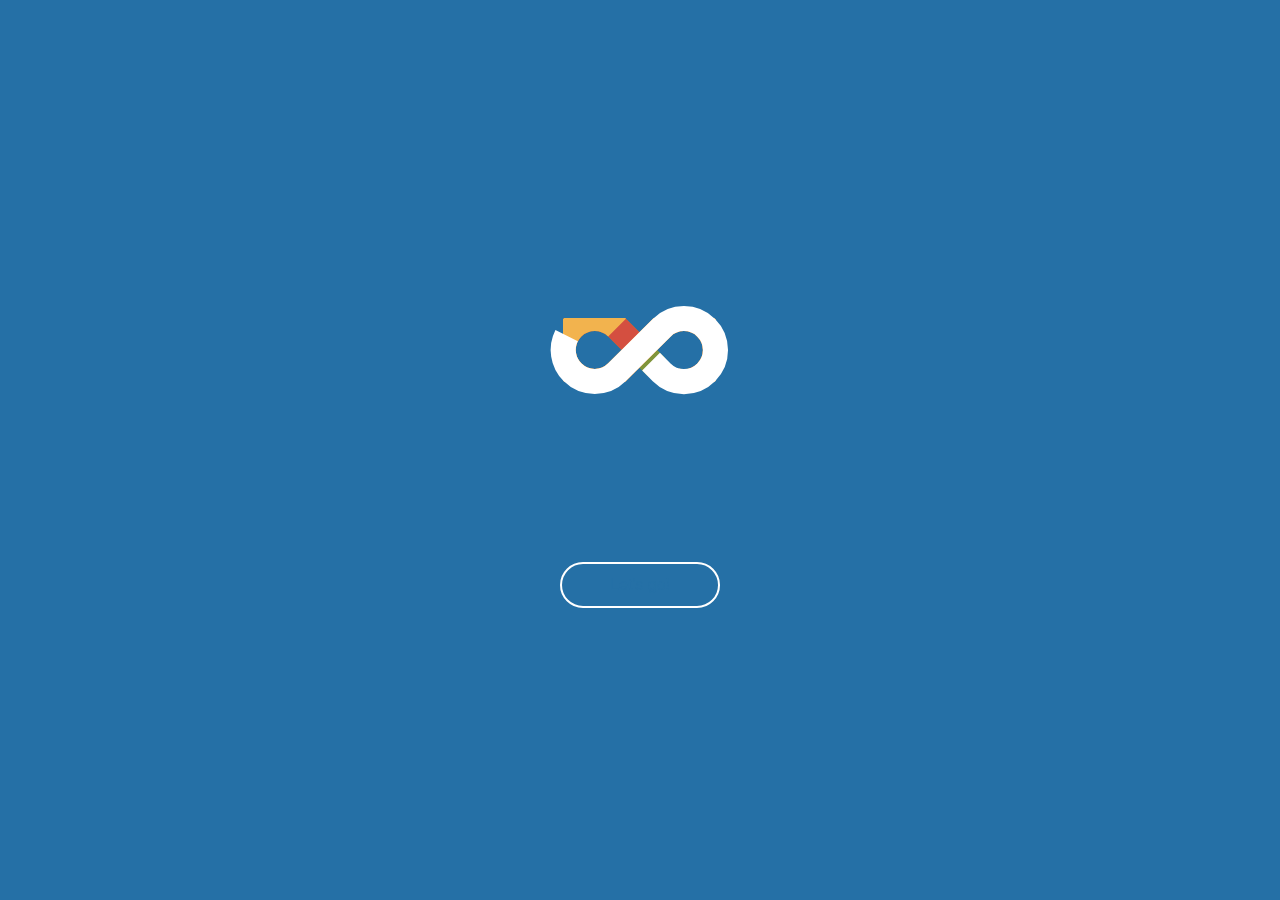
<file: index.html>
<!DOCTYPE html>
<html xmlns="http://www.w3.org/1999/xhtml">
<head>
  <link rel="stylesheet" href="css/style.css">
    <style>
        body, html{
            background-color:#1F5C89;
            margin: 0px;
            height: 100%;
            overflow-x: hidden;
            overflow-y: auto;
        }

        #lottie{
            background-color:#2570A6;
            width:100%;
            height:100%;
            display:block;
            overflow: hidden;
            transform: translate3d(0,0,0);
            margin: auto;
            /*display:none;*/
        }

        .botas_loop_3,.botas_loop_2{
            display:none
        }

        #bird_element.ready, #piano_element.ready, #cat_element.ready {
            opacity: 1;
            transition: opacity .6s ease-out;
            cursor: pointer;
        }

        #bird_text_element, #piano_text_element, #cat_text_element {
            opacity: 0;
            transition: opacity .6s ease-out;
        }

        #bird_element.ready:hover ~ #bird_text_element,
        #piano_element.ready:hover ~ #piano_text_element,
        #cat_element.ready:hover ~ #cat_text_element {
            opacity: 1;
        }

        #bird_element.ready:hover,
        #piano_element.ready:hover,
        #cat_element.ready:hover {
            opacity: 0.2;
        }

        button {
            padding: 0;
            border: none;
            background-color: transparent;
        }

    </style>
    <!-- build:js lottie.js -->
    <script src="lottie.js"></script>
</head>
<body>
<div id="lottie"></div>
<a href="works.html" class="btn">Let's go!</a>

<script>
    var anim;
    var elem = document.getElementById('lottie');
    var animData = {
        container: elem,
        renderer: 'svg',
        loop: false,
        autoplay: true,
        rendererSettings: {
            progressiveLoad:false,
        },
        path: 'data.json'
    };
    anim = lottie.loadAnimation(animData);
</script>
</body>
</html>
</file>
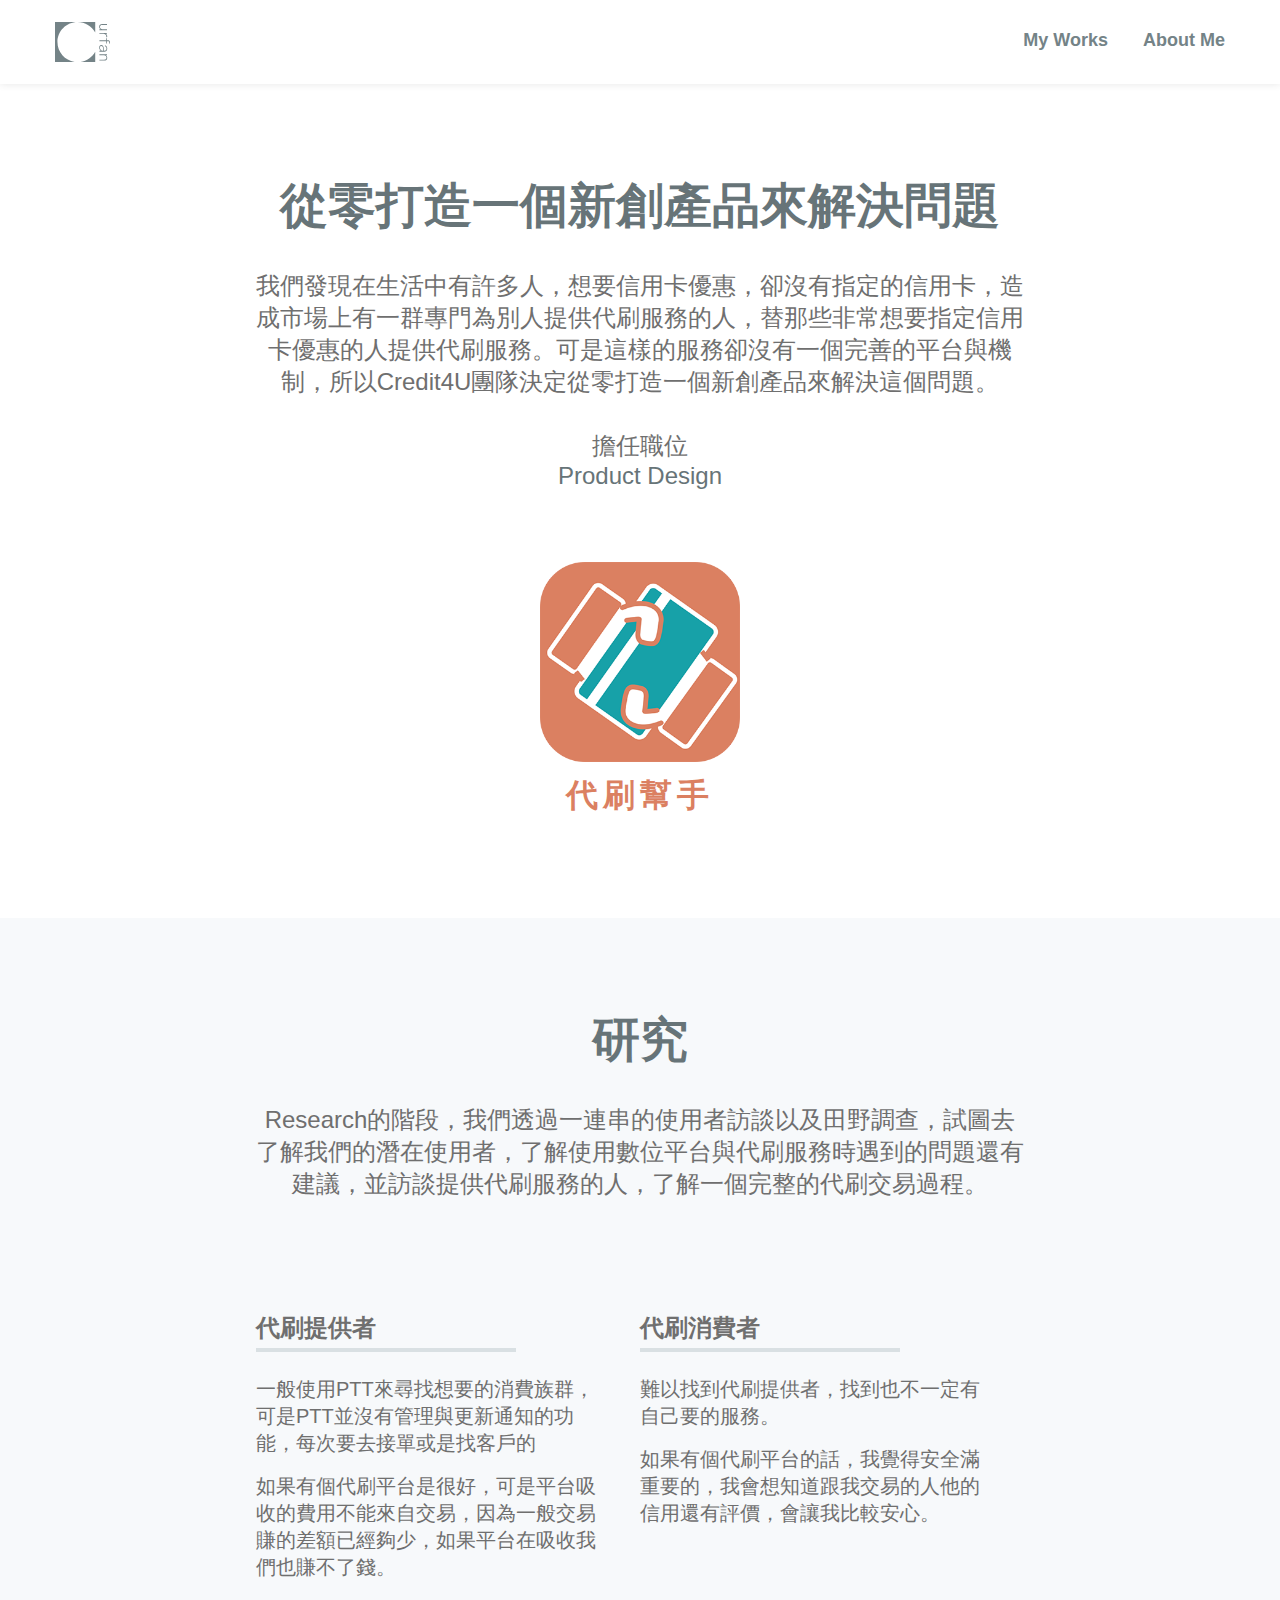
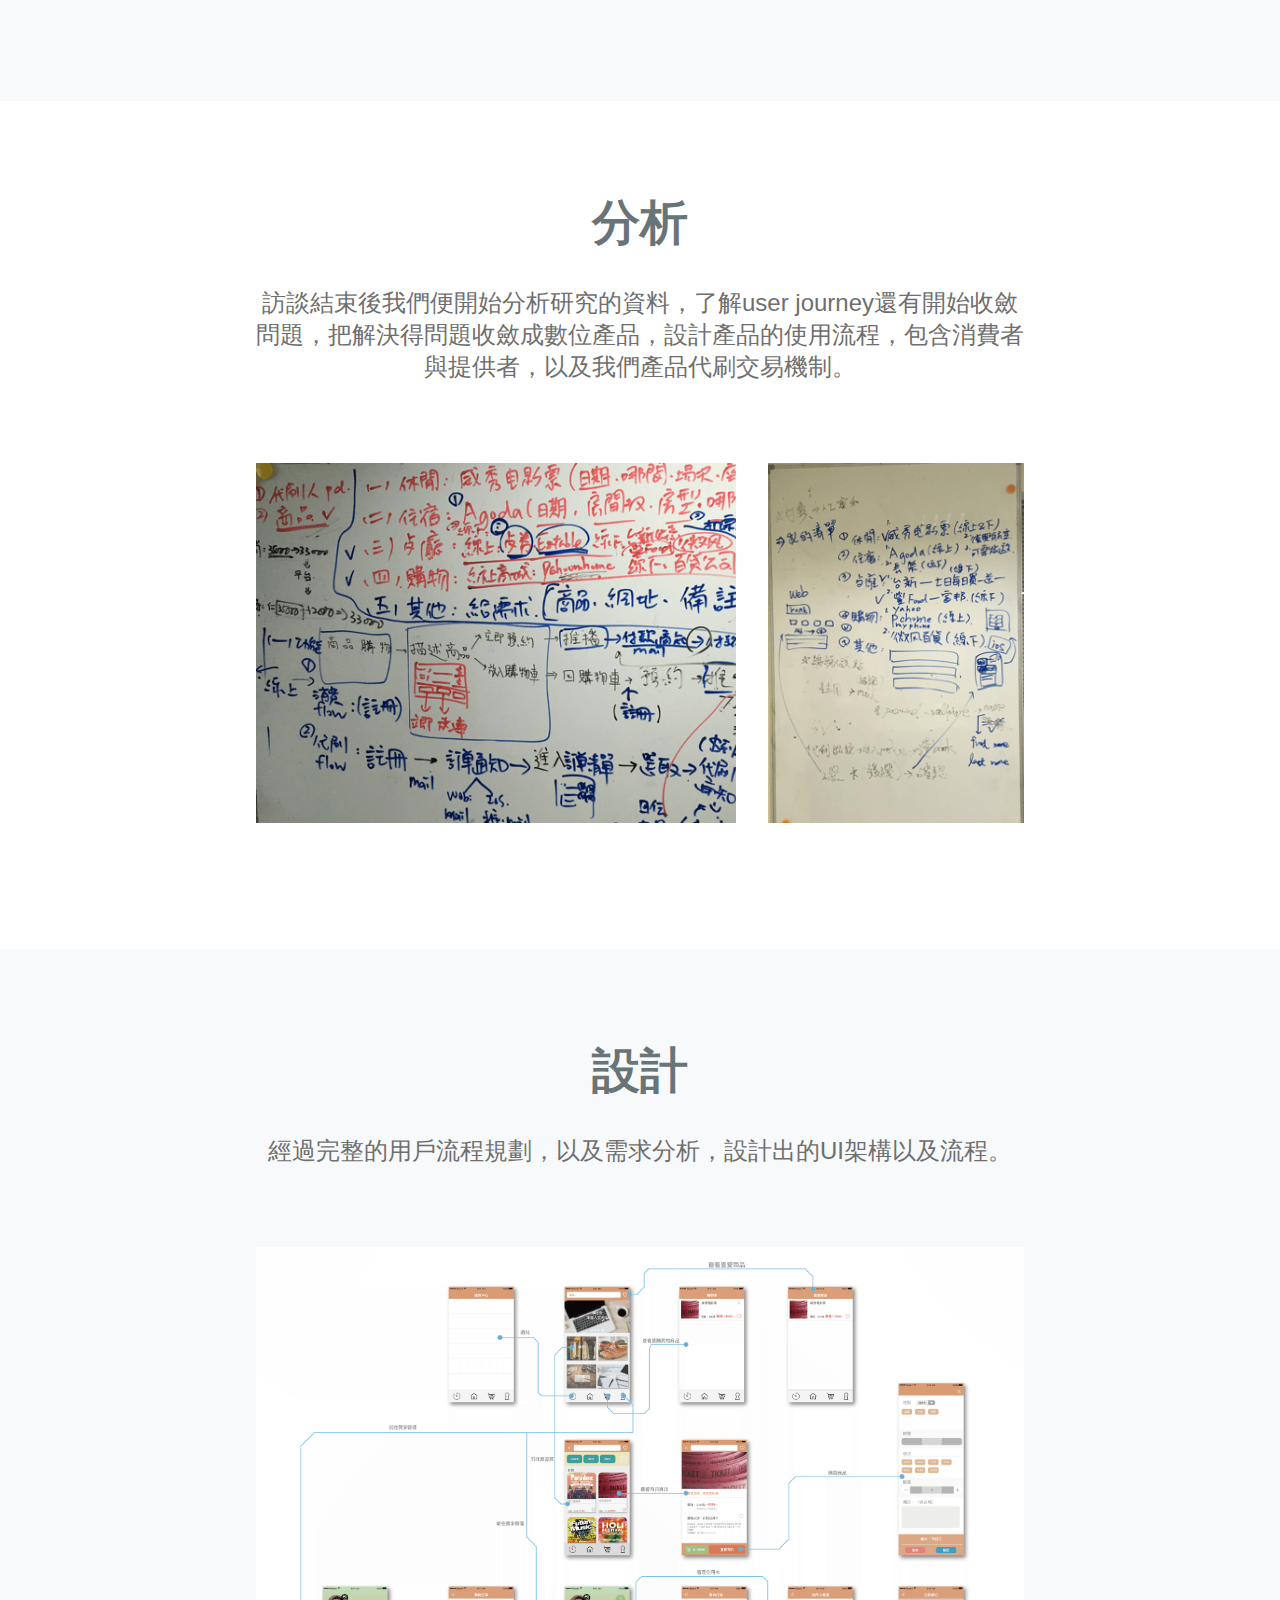
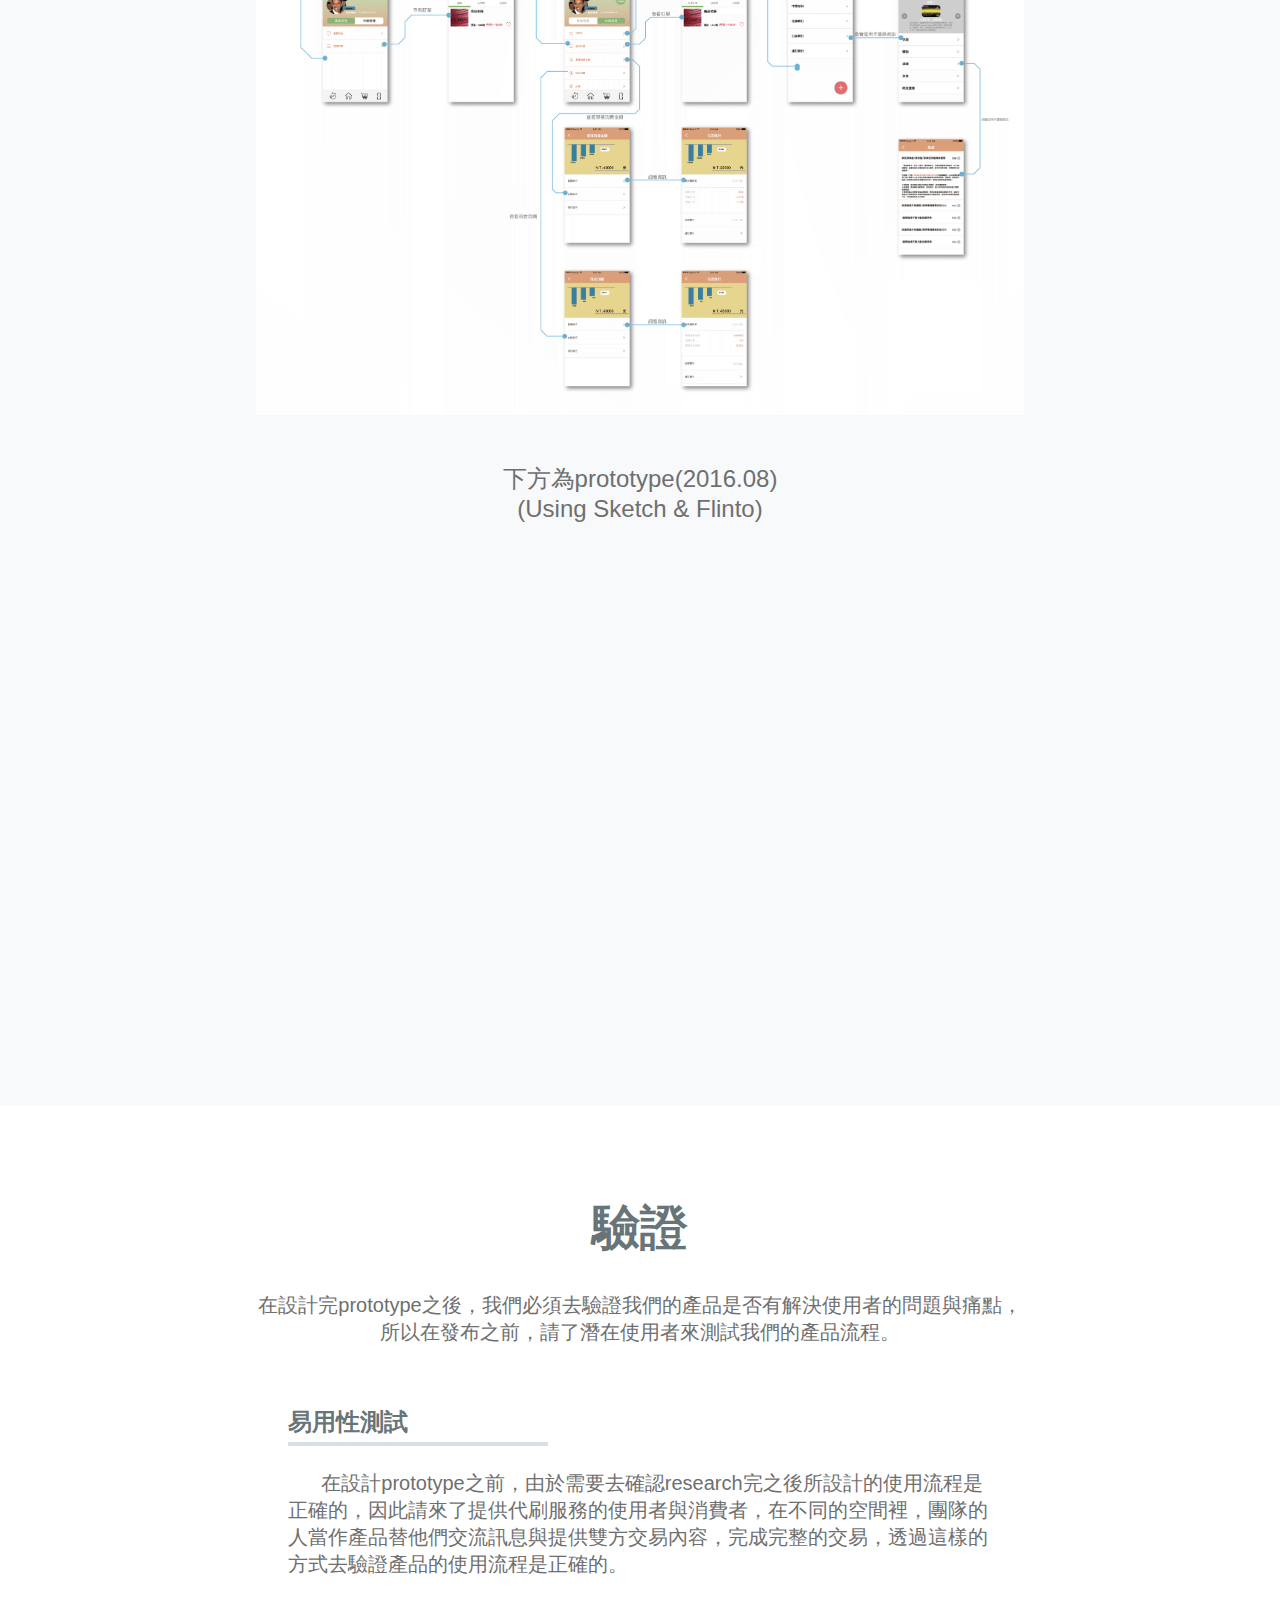
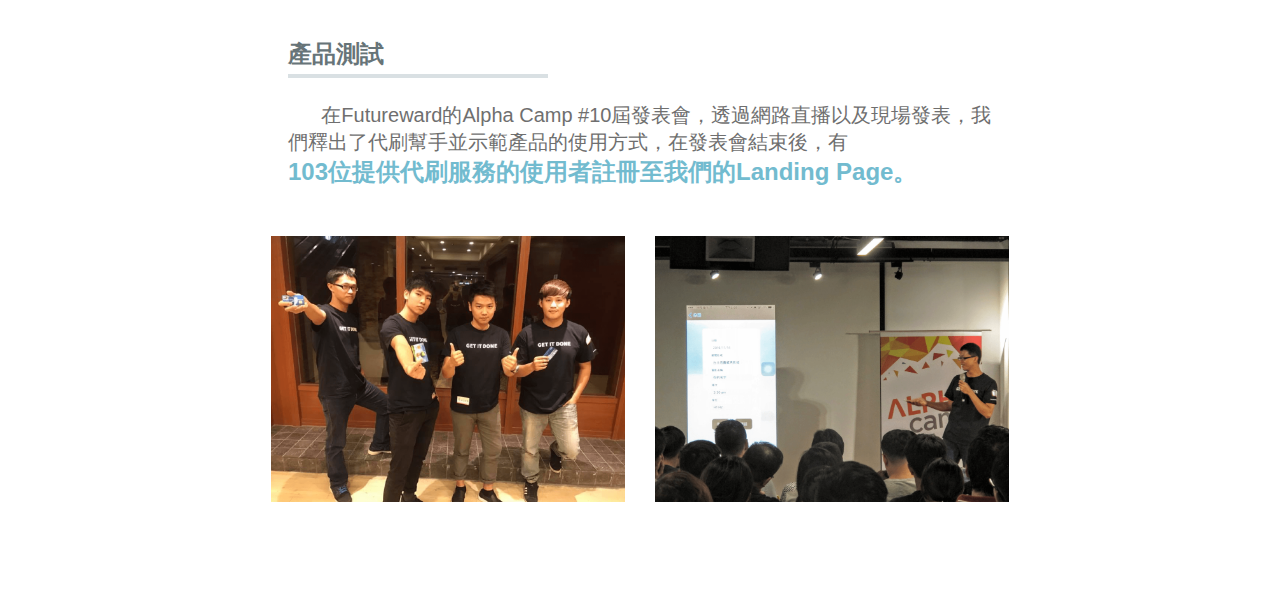
<file: Credit.html>
<!DOCTYPE html>
<html>
  <head>
    <meta charset="utf-8">
    <meta name="viewport" content="width=device-width, initial-scale=1.0">
    <title>Curfan</title>
    <script src="script/jquery-3.3.1.js" type="text/javascript"></script>
    <link rel="stylesheet" href="css/credit.css">
  </head>
  <body>
    <div class="bgc"></div>
    <header class="navigation">
      <div class="container u-cf">
        <div class="top-nav u-cf">
        <a class="icon" href="works.html"></a>
        <div class="nav">
          <ul>
            <li><a href="works.html"><span>My Works</span></a></li>
            <li><a href="AboutMe"><span>About Me</span></a></li>
            </ul>
          </div>
        </div>

      </div>
    </header>
    <section class="title">
      <div class="container">
        <div class="content">
      <h1>從零打造一個新創產品來解決問題</h1>
        <p>我們發現在生活中有許多人，想要信用卡優惠，卻沒有指定的信用卡，造成市場上有一群專門為別人提供代刷服務的人，替那些非常想要指定信用卡優惠的人提供代刷服務。可是這樣的服務卻沒有一個完善的平台與機制，所以Credit4U團隊決定從零打造一個新創產品來解決這個問題。 </p>
        <h2>擔任職位</h2>
        <h3>Product Design</h3>
        <div class="image-box">
          <div class="inner">
            <div class="image"></div>
          </div>
        </div>
        <h4>代刷幫手</h4>
          </div>
        </div>
    </section>
    <section class="research">
      <div class="container">
        <div class="content">
          <h1>研究</h1>
          <p>Research的階段，我們透過一連串的使用者訪談以及田野調查，試圖去了解我們的潛在使用者，了解使用數位平台與代刷服務時遇到的問題還有建議，並訪談提供代刷服務的人，了解一個完整的代刷交易過程。</p>
          <div class="row u-cf">
            <div class="col-1-2 col-m-1-1">
              <h2>代刷提供者</h2>
              <div class="bar"></div>
                <p>一般使用PTT來尋找想要的消費族群，可是PTT並沒有管理與更新通知的功能，每次要去接單或是找客戶的</p>
                <p>如果有個代刷平台是很好，可是平台吸收的費用不能來自交易，因為一般交易賺的差額已經夠少，如果平台在吸收我們也賺不了錢。</p>
            </div>
            <div class="col-1-2 col-m-1-1">
              <h2>代刷消費者</h2>
              <div class="bar"></div>
              <p>難以找到代刷提供者，找到也不一定有自己要的服務。</p>
                <p>如果有個代刷平台的話，我覺得安全滿重要的，我會想知道跟我交易的人他的信用還有評價，會讓我比較安心。</p>
            </div>
          </div>
        </div>
      </div>
    </section>
    <section class="anylysis">
      <div class="container">
        <div class="content">
          <h1>分析</h1>
          <p>訪談結束後我們便開始分析研究的資料，了解user journey還有開始收斂問題，把解決得問題收斂成數位產品，設計產品的使用流程，包含消費者與提供者，以及我們產品代刷交易機制。</p>
          <div class="row">
            <div class="col-2-3 col-m-1-1">
              <div class="image-box">
                <div class="inner">
                  <div class="image"></div>
                </div>
              </div>
            </div>
            <div class="col-1-3 col-m-1-1">
              <div class="image-box">
                <div class="inner">
                  <div class="image"></div>
                </div>
              </div>
            </div>
          </div>
        </div>
      </div>
    </section>
    <section class="design">
      <div class="container">
        <div class="content">
          <h1>設計</h1>
            <p>經過完整的用戶流程規劃，以及需求分析，設計出的UI架構以及流程。</p>
            <div class="image-box">
              <div class="inner">
                <div class="image"></div>
              </div>
            </div>
            <h2>下方為prototype(2016.08)<br>(Using Sketch & Flinto)</h2>
            <iframe width="100%" height="450px" src="https://www.youtube.com/embed/hsG5g7xWCEE" frameborder="0" allow="autoplay; encrypted-media" allowfullscreen></iframe>
        </div>
      </div>
    </section>
    <section class="validation">
      <div class="container">
        <div class="content">
          <h1>驗證</h1>
          <p>在設計完prototype之後，我們必須去驗證我們的產品是否有解決使用者的問題與痛點，所以在發布之前，請了潛在使用者來測試我們的產品流程。</p>
          <div class="row u-cf">
            <div class="col-1-1">
              <h2>易用性測試</h2>
              <div class="bar"></div>
                <p>&nbsp;&nbsp;&nbsp;&nbsp;&nbsp;&nbsp;在設計prototype之前，由於需要去確認research完之後所設計的使用流程是正確的，因此請來了提供代刷服務的使用者與消費者，在不同的空間裡，團隊的人當作產品替他們交流訊息與提供雙方交易內容，完成完整的交易，透過這樣的方式去驗證產品的使用流程是正確的。</p>
            </div>
            <div class="col-1-1 two">
              <h2>產品測試</h2>
              <div class="bar"></div>
              <p>&nbsp;&nbsp;&nbsp;&nbsp;&nbsp;&nbsp;在Futureward的Alpha Camp #10屆發表會，透過網路直播以及現場發表，我們釋出了代刷幫手並示範產品的使用方式，在發表會結束後，有</p>
              <span>103位提供代刷服務的使用者註冊至我們的Landing Page。</span>
            </div>
          </div>
          <div class="row">
            <div class="col-1-2 col-m-1-1 pic-1">
              <div class="image-box">
                <div class="inner">
                  <div class="image"></div>
                </div>
              </div>
            </div>
            <div class="col-1-2 col-m-1-1 pic-2">
              <div class="image-box">
                <div class="inner">
                  <div class="image"></div>
                </div>
              </div>
            </div>
          </div>
        </div>
      </div>
    </section>



  </body>
</html>
</file>
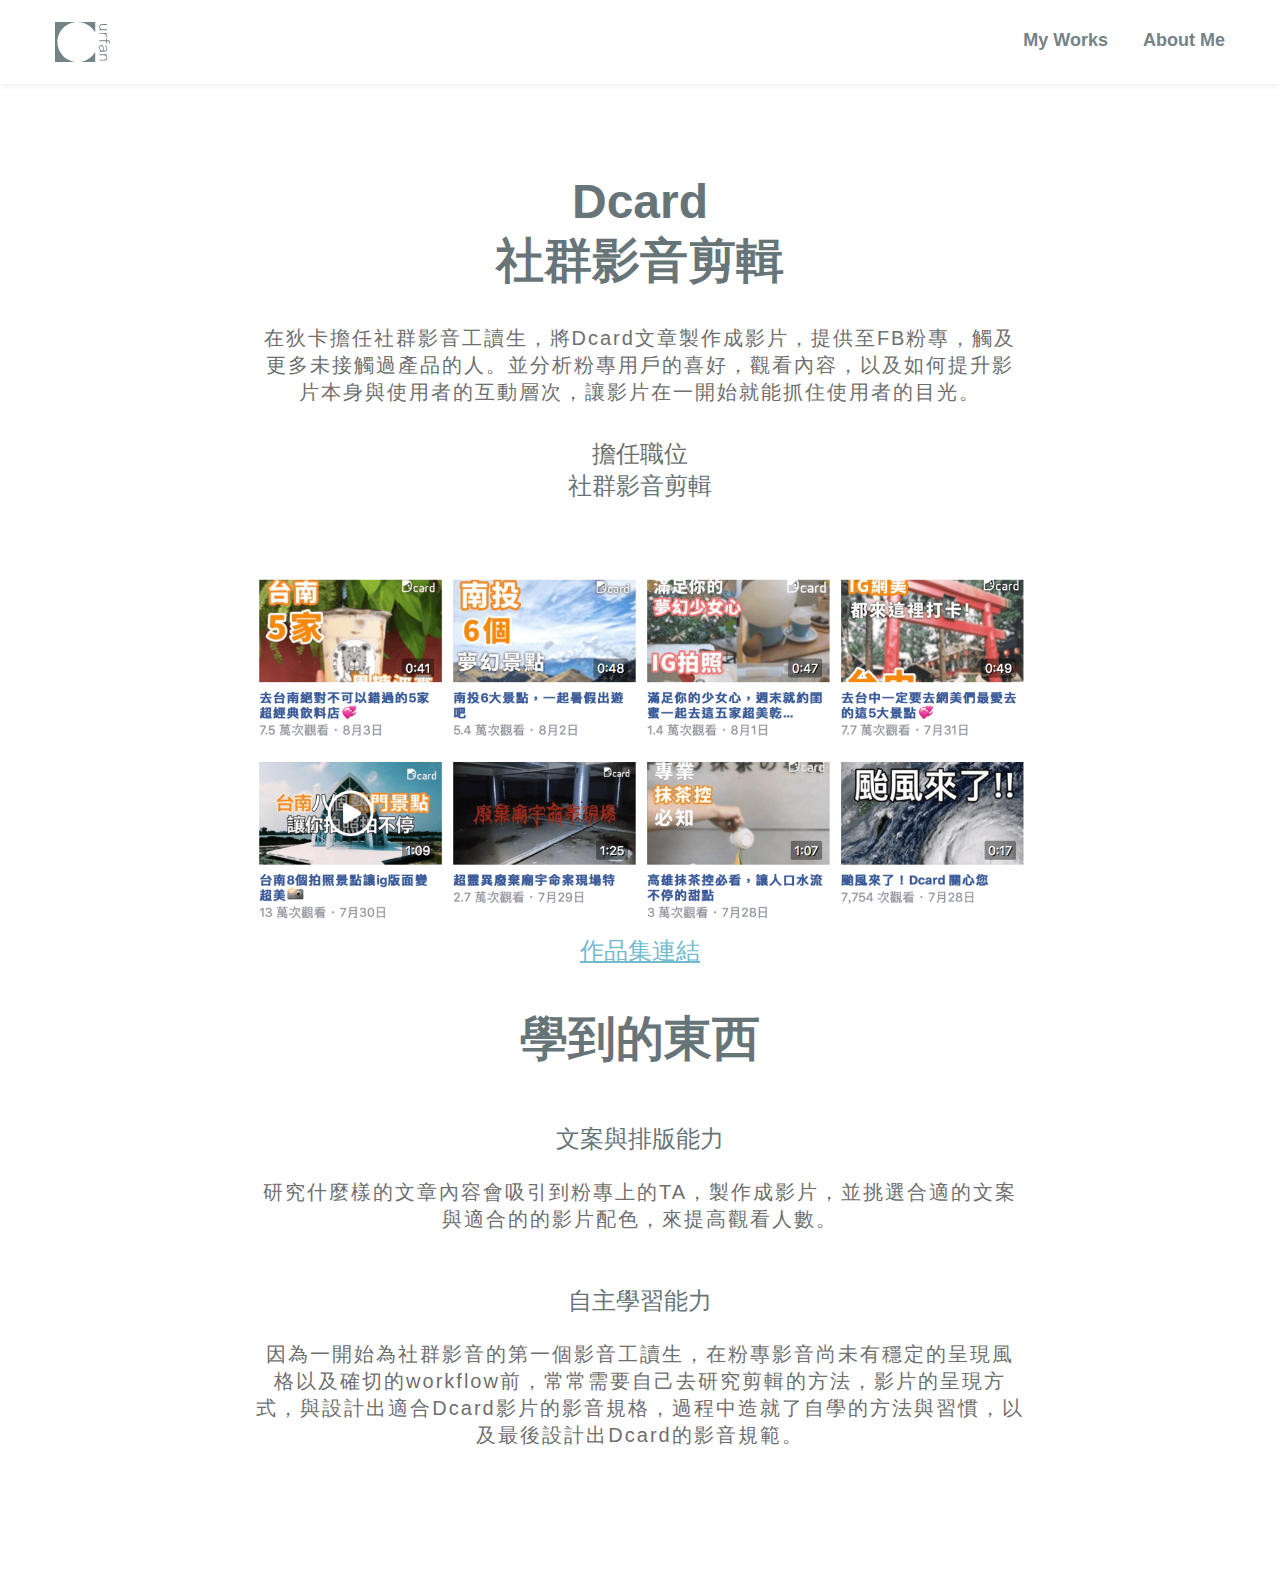
<file: Dcard.html>
<!DOCTYPE html>
<html>
  <head>
    <meta charset="utf-8">
    <meta name="viewport" content="width=device-width, initial-scale=1.0">
    <title>Curfan</title>
    <script src="script/jquery-3.3.1.js" type="text/javascript"></script>
    <link rel="stylesheet" href="css/dcard.css">
  </head>
  <body>
    <div class="bgc"></div>
    <header class="navigation">
      <div class="container u-cf">
        <div class="top-nav u-cf">
        <a class="icon" href="works.html"></a>
        <div class="nav">
          <ul>
            <li><a href="works.html"><span>My Works</span></a></li>
            <li><a href="AboutMe.html"><span>About Me</span></a></li>
            </ul>
          </div>
        </div>

      </div>
    </header>
    <section class="title">
      <div class="container">
        <div class="content">
      <h1>Dcard<br>社群影音剪輯</h1>
        <p>在狄卡擔任社群影音工讀生，將Dcard文章製作成影片，提供至FB粉專，觸及更多未接觸過產品的人。並分析粉專用戶的喜好，觀看內容，以及如何提升影片本身與使用者的互動層次，讓影片在一開始就能抓住使用者的目光。 </p>
        <h2>擔任職位</h2>
        <h3>社群影音剪輯</h3>
        <div class="image-box">
          <div class="inner">
            <div class="image"></div>
          </div>
        </div>
        <a href="https://www.facebook.com/dcard.tw/videos/1389564664465133/" class="dcard_link" target="_blank">作品集連結</a>
            <h1 class="learn">學到的東西</h1>
        <h3 class="learn_title">文案與排版能力</h3>
        <p class="learn_p">研究什麼樣的文章內容會吸引到粉專上的TA，製作成影片，並挑選合適的文案與適合的的影片配色，來提高觀看人數。</p>
        <h3 class="learn_title">自主學習能力</h3>
        <p class="learn_p">因為一開始為社群影音的第一個影音工讀生，在粉專影音尚未有穩定的呈現風格以及確切的workflow前，常常需要自己去研究剪輯的方法，影片的呈現方式，與設計出適合Dcard影片的影音規格，過程中造就了自學的方法與習慣，以及最後設計出Dcard的影音規範。</p>
          </div>
        </div>
    </section>
  </body>
</html>
</file>
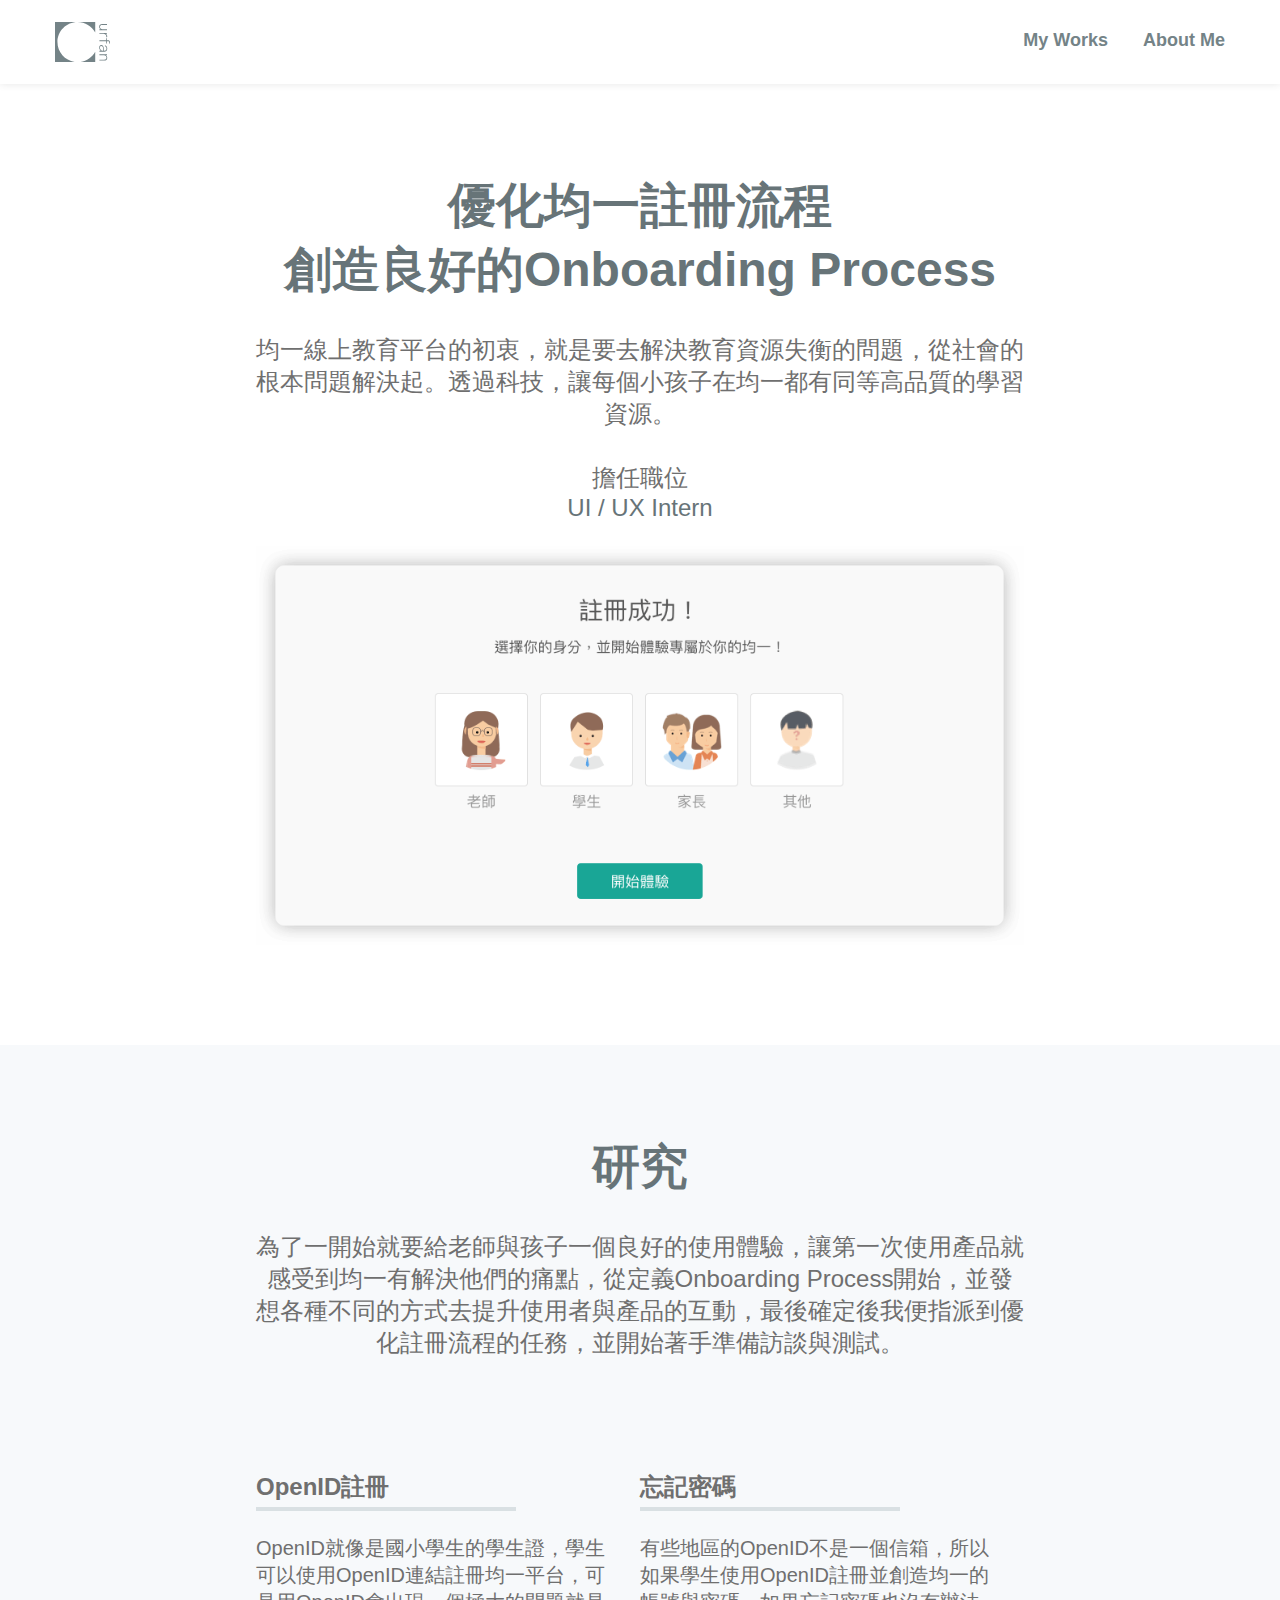
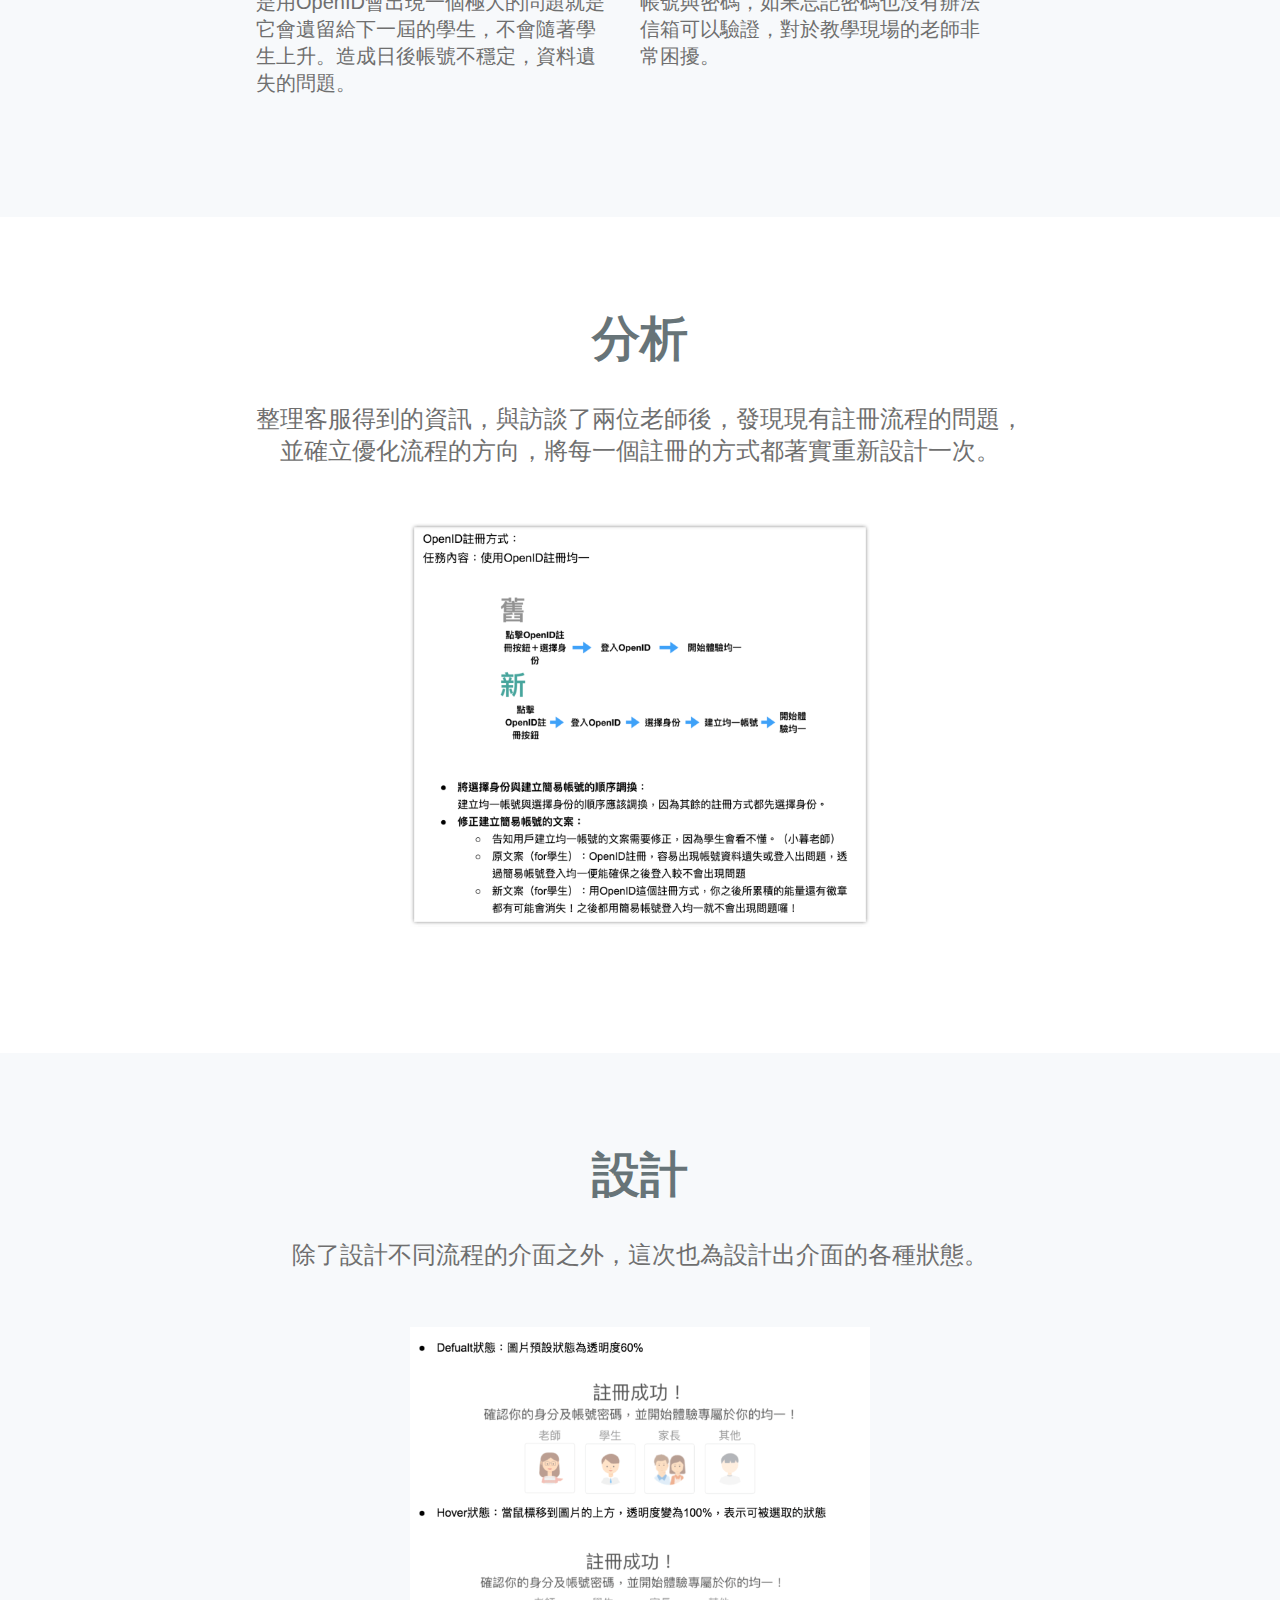
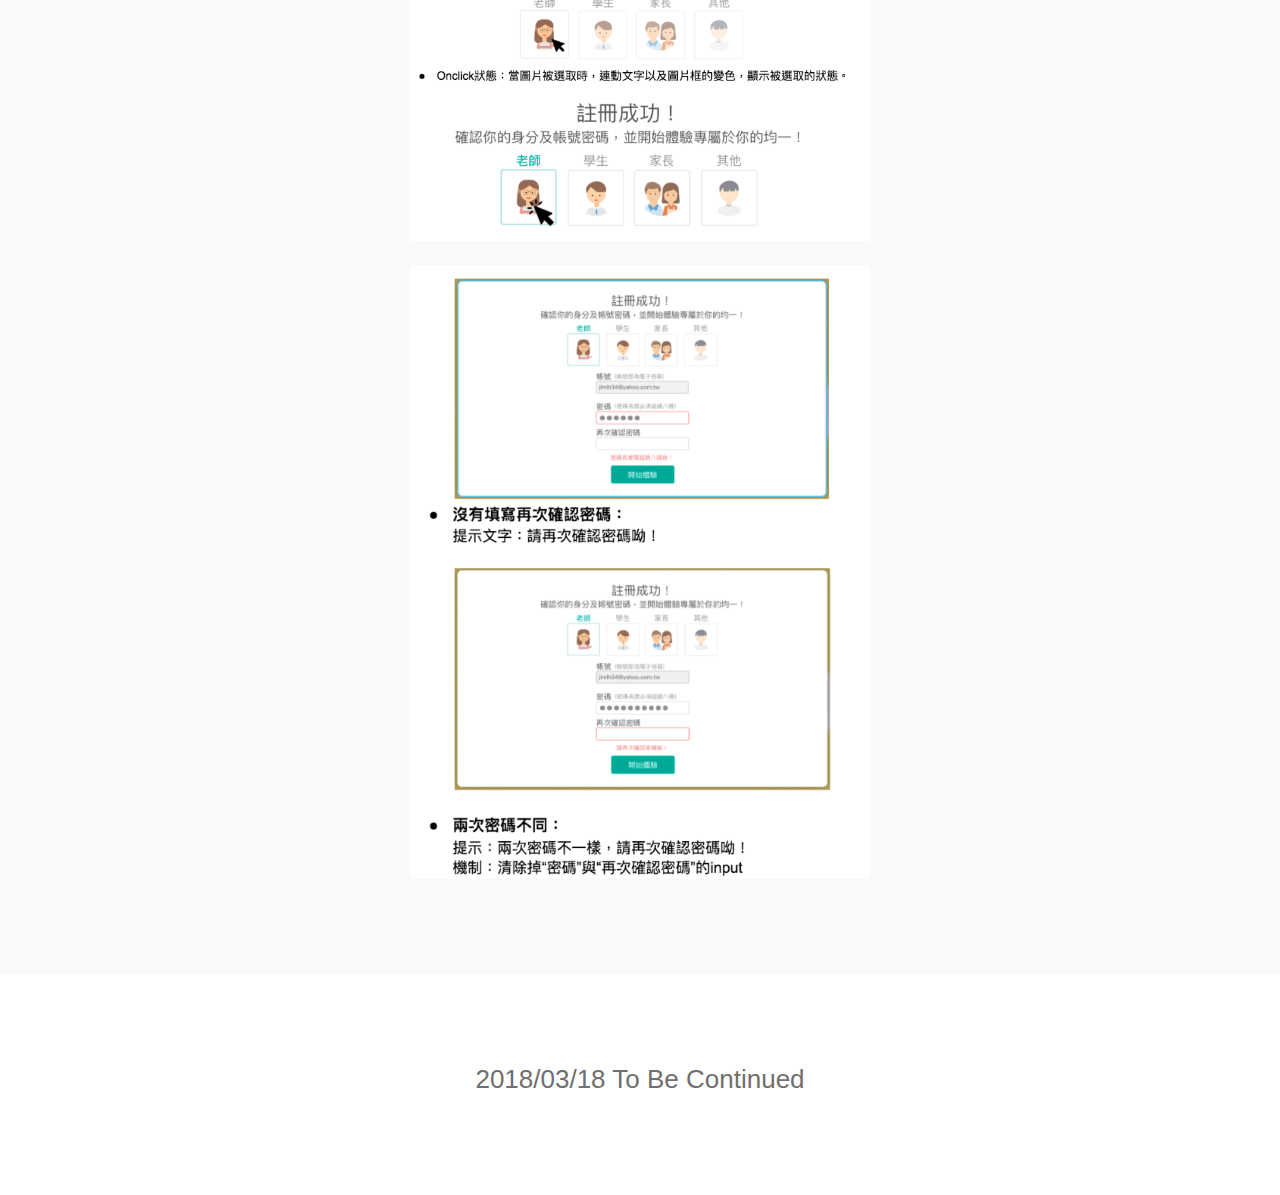
<file: Junyi.html>
<!DOCTYPE html>
<html>
  <head>
    <meta charset="utf-8">
    <meta name="viewport" content="width=device-width, initial-scale=1.0">
    <title>Curfan</title>
    <script src="script/jquery-3.3.1.js" type="text/javascript"></script>
    <link rel="stylesheet" href="css/junyi.css">
  </head>
  <body>
    <div class="bgc"></div>
    <header class="navigation">
      <div class="container u-cf">
        <div class="top-nav u-cf">
        <a class="icon" href="works.html"></a>
        <div class="nav">
          <ul>
            <li><a href="works.html"><span>My Works</span></a></li>
            <li><a href="AboutMe.html"><span>About Me</span></a></li>
            </ul>
          </div>
        </div>

      </div>
    </header>
    <section class="title">
      <div class="container">
        <div class="content">
      <h1>優化均一註冊流程<br>創造良好的Onboarding Process</h1>
        <p>均一線上教育平台的初衷，就是要去解決教育資源失衡的問題，從社會的根本問題解決起。透過科技，讓每個小孩子在均一都有同等高品質的學習資源。 </p>
        <h2>擔任職位</h2>
        <h3>UI / UX Intern</h3>
        <div class="image-box">
          <div class="inner">
            <div class="image"></div>
          </div>
        </div>
          </div>
        </div>
    </section>
    <section class="research">
      <div class="container">
        <div class="content">
          <h1>研究</h1>
          <p>為了一開始就要給老師與孩子一個良好的使用體驗，讓第一次使用產品就感受到均一有解決他們的痛點，從定義Onboarding Process開始，並發想各種不同的方式去提升使用者與產品的互動，最後確定後我便指派到優化註冊流程的任務，並開始著手準備訪談與測試。</p>
          <div class="row u-cf">
            <div class="col-1-2 col-m-1-1">
              <h2>OpenID註冊</h2>
              <div class="bar"></div>
                <p>OpenID就像是國小學生的學生證，學生可以使用OpenID連結註冊均一平台，可是用OpenID會出現一個極大的問題就是它會遺留給下一屆的學生，不會隨著學生上升。造成日後帳號不穩定，資料遺失的問題。</p>
            </div>
            <div class="col-1-2 col-m-1-1">
              <h2>忘記密碼</h2>
              <div class="bar"></div>
                <p>有些地區的OpenID不是一個信箱，所以如果學生使用OpenID註冊並創造均一的帳號與密碼，如果忘記密碼也沒有辦法信箱可以驗證，對於教學現場的老師非常困擾。</p>
            </div>
          </div>
        </div>
      </div>
    </section>
    <section class="anylysis">
      <div class="container">
        <div class="content">
          <h1>分析</h1>
          <p>整理客服得到的資訊，與訪談了兩位老師後，發現現有註冊流程的問題，並確立優化流程的方向，將每一個註冊的方式都著實重新設計一次。</p>
          <div class="row">
            <div class="col-1-1 col-m-1-1">
              <div class="image-box">
                <div class="inner">
                  <div class="image"></div>
                </div>
              </div>
            </div>
          </div>
        </div>
      </div>
    </section>
    <section class="design">
      <div class="container">
        <div class="content">
          <h1>設計</h1>
            <p>除了設計不同流程的介面之外，這次也為設計出介面的各種狀態。</p>
            <div class="row">
              <div class="col-1-1 one">
            <div class="image-box">
              <div class="inner">
                <div class="image"></div>
              </div>
            </div>
            </div>
            <div class="col-1-1 two">
          <div class="image-box">
            <div class="inner">
              <div class="image"></div>
            </div>
          </div>
          </div>
            </div>
        </div>
      </div>
    </section>
    <section class="validation">
      <div class="container">
        <div class="content">
          <p>2018/03/18 To Be Continued</p>
        </div>
      </div>
    </section>



  </body>
</html>
</file>
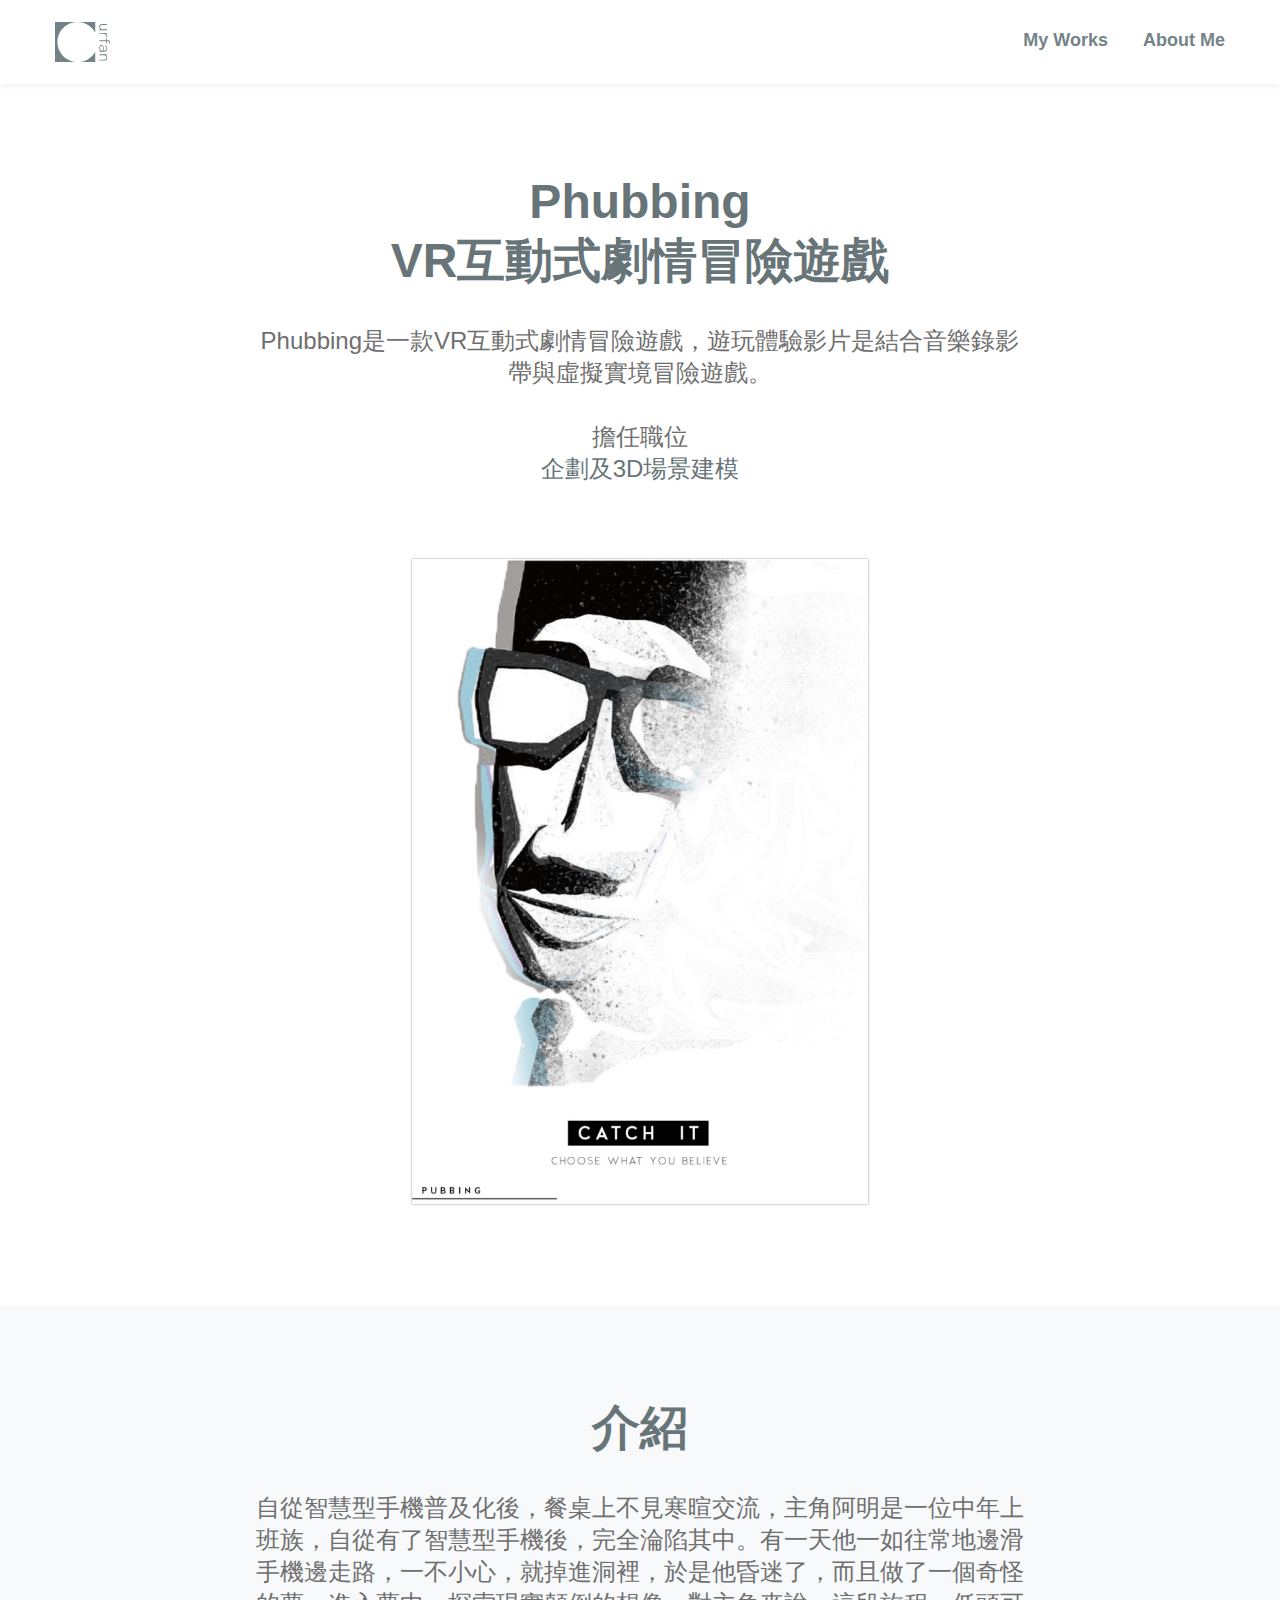
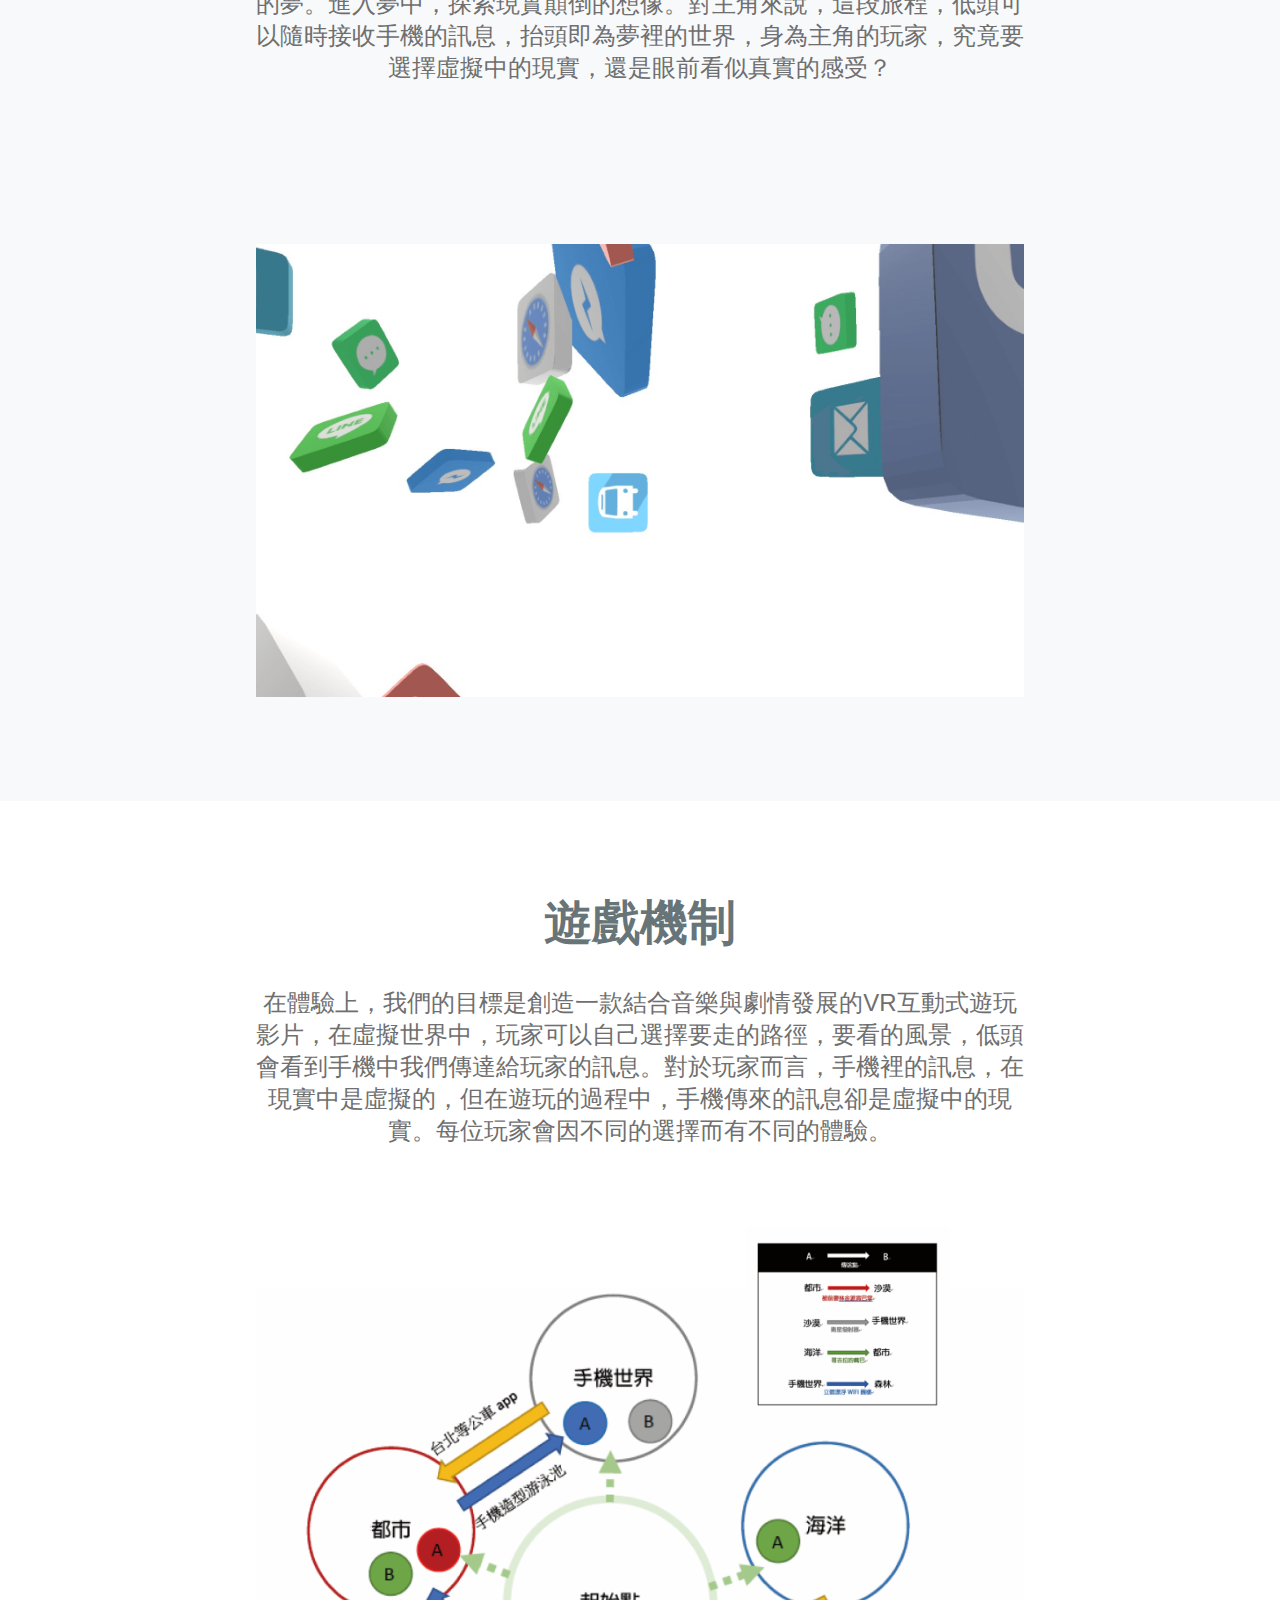
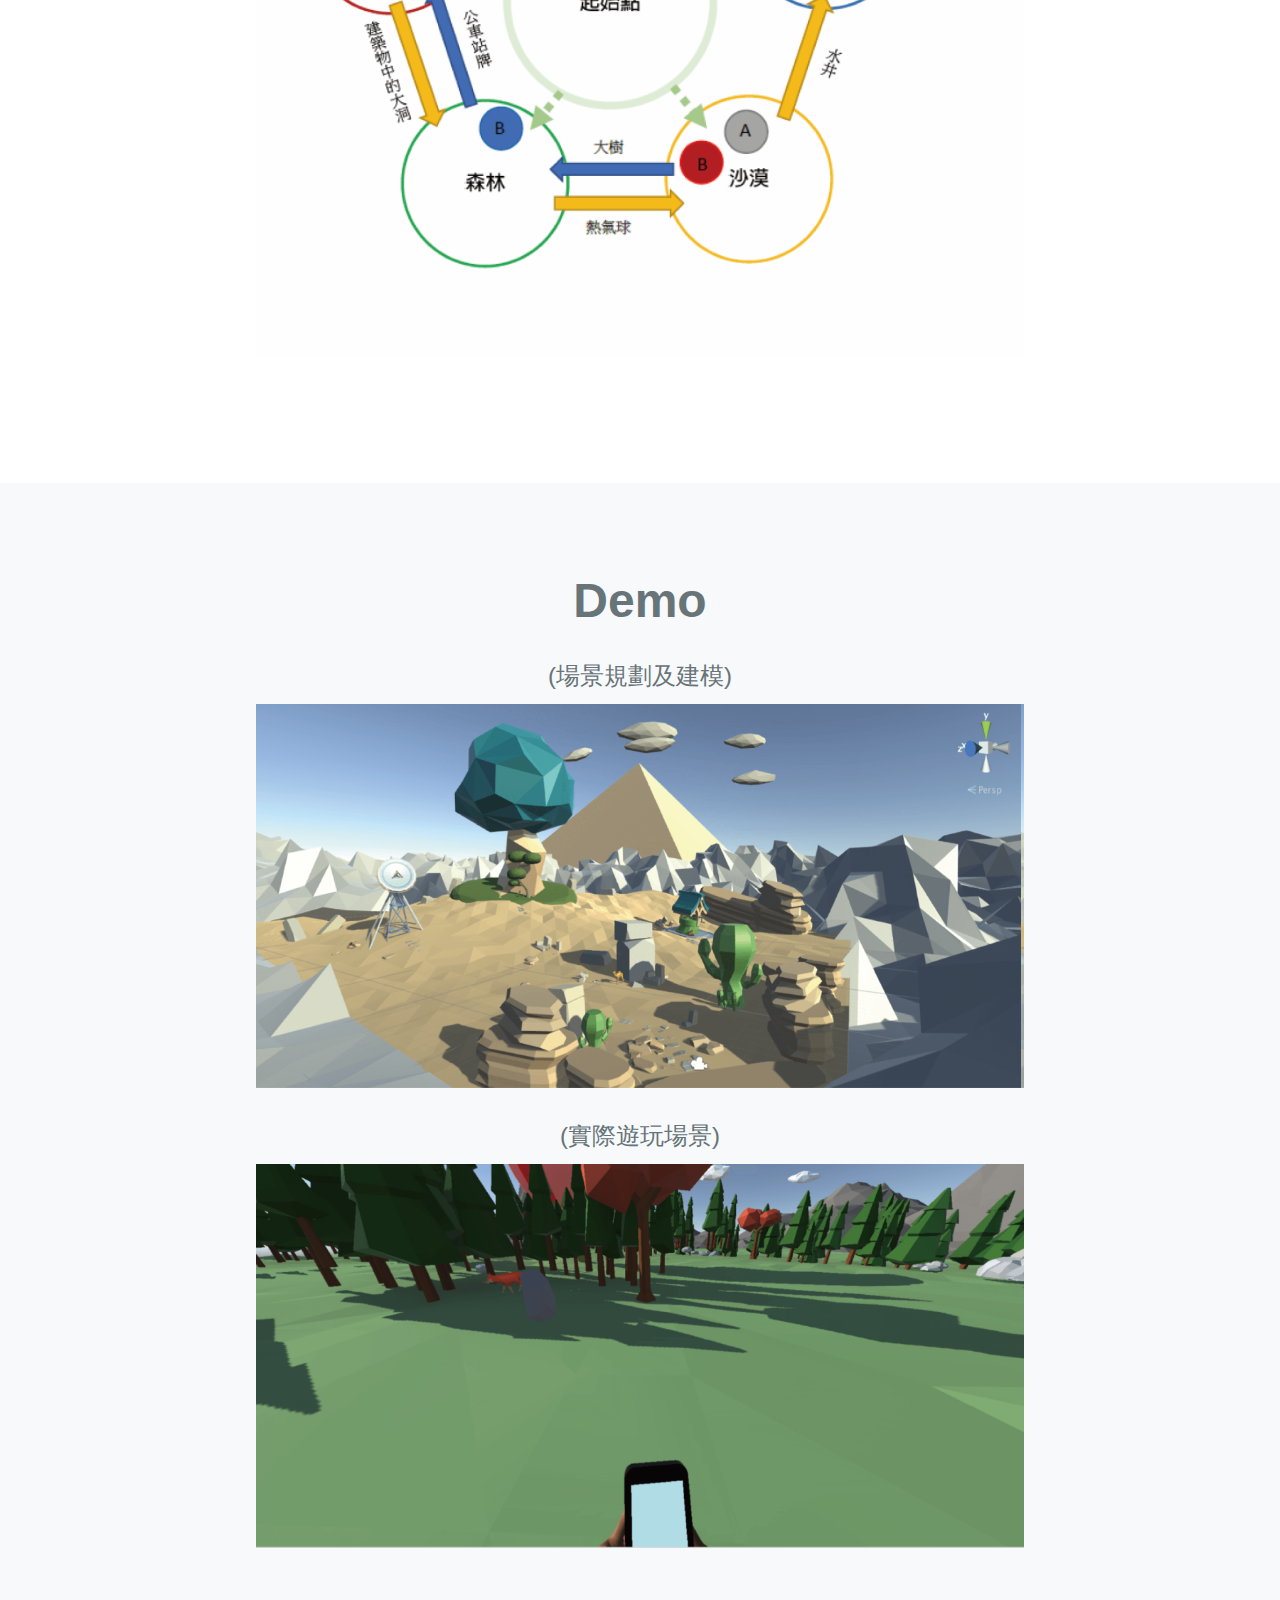
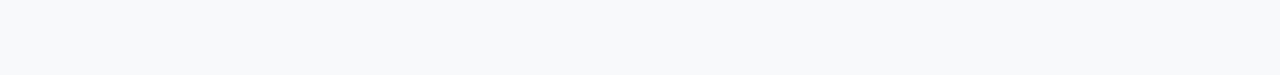
<file: Phubbing.html>
<!DOCTYPE html>
<html>
  <head>
    <meta charset="utf-8">
    <meta name="viewport" content="width=device-width, initial-scale=1.0">
    <title>Curfan</title>
    <script src="script/jquery-3.3.1.js" type="text/javascript"></script>
    <link rel="stylesheet" href="css/phubbing.css">
  </head>
  <body>
    <div class="bgc"></div>
    <header class="navigation">
      <div class="container u-cf">
        <div class="top-nav u-cf">
        <a class="icon" href="works.html"></a>
        <div class="nav">
          <ul>
            <li><a href="works.html"><span>My Works</span></a></li>
            <li><a href="AboutMe.html"><span>About Me</span></a></li>
            </ul>
          </div>
        </div>

      </div>
    </header>
    <section class="title">
      <div class="container">
        <div class="content">
      <h1>Phubbing<br>VR互動式劇情冒險遊戲</h1>
        <p>Phubbing是一款VR互動式劇情冒險遊戲，遊玩體驗影片是結合音樂錄影帶與虛擬實境冒險遊戲。 </p>
        <h2>擔任職位</h2>
        <h3>企劃及3D場景建模</h3>
        <div class="image-box">
          <div class="inner">
            <div class="image"></div>
          </div>
        </div>
          </div>
        </div>
    </section>
    <section class="research">
      <div class="container">
        <div class="content">
          <h1>介紹</h1>
          <p>自從智慧型手機普及化後，餐桌上不見寒暄交流，主角阿明是一位中年上班族，自從有了智慧型手機後，完全淪陷其中。有一天他一如往常地邊滑手機邊走路，一不小心，就掉進洞裡，於是他昏迷了，而且做了一個奇怪的夢。進入夢中，探索現實顛倒的想像。對主角來說，這段旅程，低頭可以隨時接收手機的訊息，抬頭即為夢裡的世界，身為主角的玩家，究竟要選擇虛擬中的現實，還是眼前看似真實的感受？</p>
          <div class="row u-cf">
            <div class="col-1-1">
              <div class="image-box">
                <div class="inner">
                  <div class="image"></div>
                </div>
              </div>
            </div>
          </div>
        </div>
      </div>
    </section>
    <section class="anylysis">
      <div class="container">
        <div class="content">
          <h1>遊戲機制</h1>
          <p>在體驗上，我們的目標是創造一款結合音樂與劇情發展的VR互動式遊玩影片，在虛擬世界中，玩家可以自己選擇要走的路徑，要看的風景，低頭會看到手機中我們傳達給玩家的訊息。對於玩家而言，手機裡的訊息，在現實中是虛擬的，但在遊玩的過程中，手機傳來的訊息卻是虛擬中的現實。每位玩家會因不同的選擇而有不同的體驗。</p>
          <div class="row">
            <div class="col-1-1 col-m-1-1">
              <div class="image-box">
                <div class="inner">
                  <div class="image"></div>
                </div>
              </div>
            </div>
          </div>
        </div>
      </div>
    </section>
    <section class="design">
      <div class="container">
        <div class="content">
          <h1>Demo</h1>
            <h3>(場景規劃及建模)</h3>
            <div class="image-box one">
              <div class="inner">
                <div class="image"></div>
              </div>
            </div>
            <h3>(實際遊玩場景)</h3>
            <div class="image-box two">
              <div class="inner">
                <div class="image"></div>
              </div>
            </div>
        </div>
      </div>
    </section>


  </body>
</html>
</file>
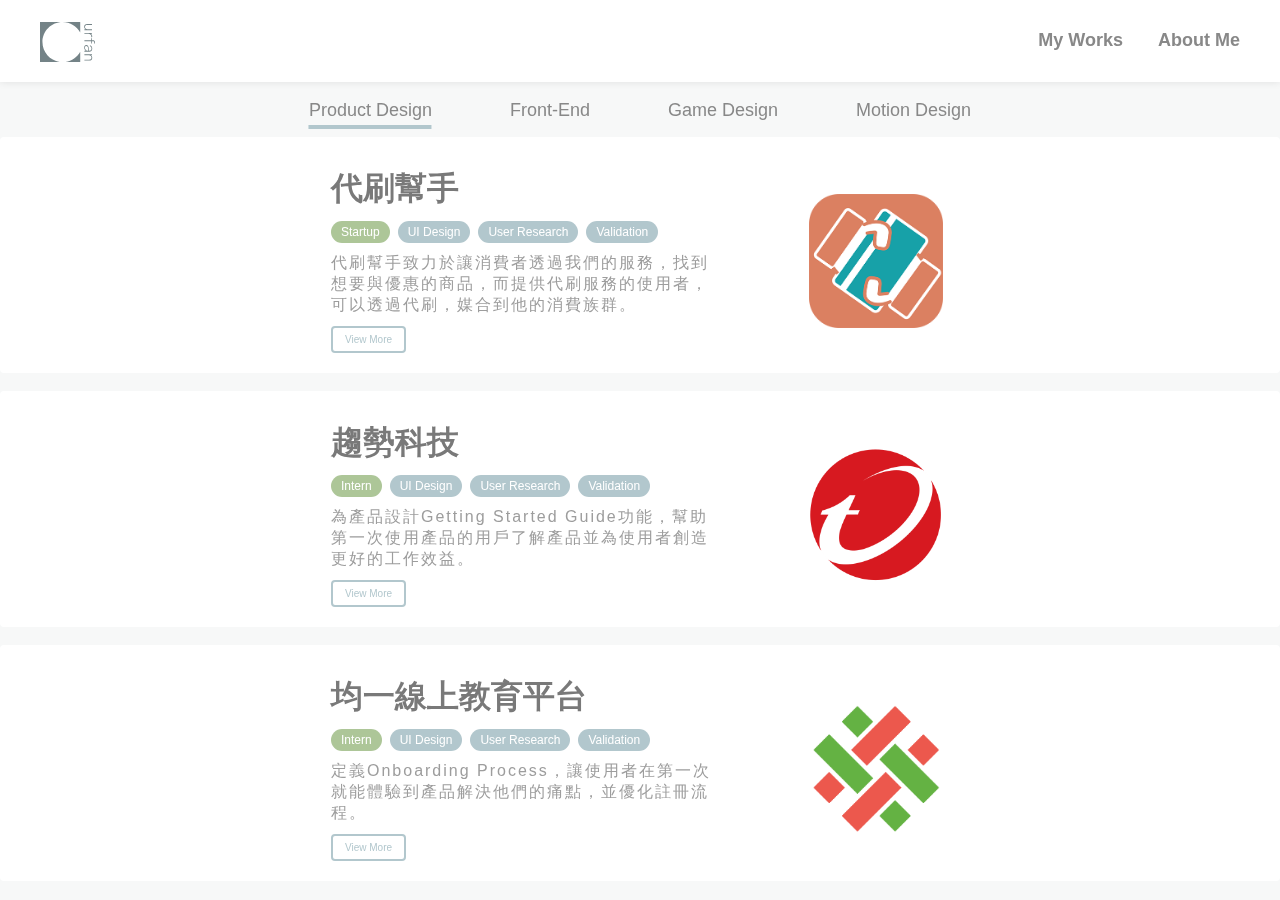
<file: works.html>
<!DOCTYPE html>
<html>
  <head>
    <meta charset="utf-8">
    <meta name="viewport" content="width=device-width, initial-scale=1.0">
    <title>Curfan</title>
    <script src="script/jquery-3.3.1.js" type="text/javascript"></script>
    <link rel="stylesheet" href="css/works.css">
  </head>
  <body>
    <div class="bgc"></div>
    <header class="navigation">
      <div class="container u-cf">
        <div class="top-nav u-cf">
        <a class="icon" href="works.html"></a>
        <div class="nav">
          <ul>
            <li><a href="works.html"><span>My Works</span></a></li>
            <li><a href="AboutMe.html"><span>About Me</span></a></li>
            </ul>
          </div>
        </div>

      </div>
    </header>
    <section class="PortfolioCard">
      <div class="tab u-cf">
        <ul >
          <li class="tab-nav tab-nav-current"><button class ="onclick-effect" onclick="openMe('first')" >Product Design</button></li>
          <li class="tab-nav"><button class ="onclick-effect" onclick="openMe('second')">Front-End</button></li>
          <li class="tab-nav"><button class ="onclick-effect" onclick="openMe('third')">Game Design</button></li>
          <li class="tab-nav"><button class ="onclick-effect" onclick="openMe('forth')">Motion Design</button></li>
          <div class="tab-line">
          </div>
        </ul>
      </div>
      <div class="product-design content content-first" id="first">
        <div class="card">
          <div class="container u-cf">
            <div class="col-1-2 col-m-1-1">
              <h1>代刷幫手</h1>
              <div class="tags u-cf">
                <ul>
                  <li>Startup</li>
                  <li>UI Design</li>
                  <li>User Research</li>
                  <li>Validation</li>
                </ul>
              </div>
              <p>代刷幫手致力於讓消費者透過我們的服務，找到想要與優惠的商品，而提供代刷服務的使用者，可以透過代刷，媒合到他的消費族群。</p>
              <a href="Credit.html">View More</a>
            </div>
            <div class="col-1-2 col-m-1-1 credit">
              <div class="imagebox">
                <div class="inner">
                  <div class="image"></div>
                </div>
              </div>
            </div>
          </div>
        </div>
        <div class="card">
          <div class="container u-cf">
            <div class="col-1-2 col-m-1-1 ">
              <h1>趨勢科技</h1>
              <div class="tags u-cf">
                <ul>
                  <li>Intern</li>
                  <li>UI Design</li>
                  <li>User Research</li>
                  <li>Validation</li>
                </ul>
              </div>
              <p>為產品設計Getting Started Guide功能，幫助第一次使用產品的用戶了解產品並為使用者創造更好的工作效益。</p>
              <a href="Trend.html">View More</a>
            </div>
            <div class="col-1-2 col-m-1-1 trend">
              <div class="imagebox">
                <div class="inner">
                  <div class="image"></div>
                </div>
              </div>
            </div>
          </div>
        </div>
        <div class="card">
          <div class="container u-cf">
            <div class="col-1-2 col-m-1-1">
              <h1>均一線上教育平台</h1>
              <div class="tags u-cf">
                <ul>
                  <li>Intern</li>
                  <li>UI Design</li>
                  <li>User Research</li>
                  <li>Validation</li>
                </ul>
              </div>
              <p>定義Onboarding Process，讓使用者在第一次就能體驗到產品解決他們的痛點，並優化註冊流程。</p>
              <a href="Junyi.html">View More</a>
            </div>
            <div class="col-1-2 col-m-1-1 junyi">
              <div class="imagebox">
                <div class="inner">
                  <div class="image"></div>
                </div>
              </div>
            </div>
          </div>
        </div>
        </div>
        <div class="Front-End content" id="second">
          <div class="card">
            <div class="container u-cf">
              <div class="col-1-2 col-m-1-1">
                <h1>作品集網站</h1>
                <div class="tags u-cf">
                  <ul>
                    <li>Project</li>
                    <li>UI Design</li>
                    <li>Front-End</li>
                  </ul>
                </div>
                <p>從無到有，從設計到前端，無套板親手刻出來的RWD作品集網站。</p>
                <a href="index.html" target="_blank">View More</a>
              </div>
              <div class="col-1-2 col-m-1-1 curfan">
                <div class="imagebox">
                  <div class="inner">
                    <div class="image"></div>
                  </div>
                </div>
              </div>
            </div>
          </div>
          <div class="card">
            <div class="container u-cf">
              <div class="col-1-2 col-m-1-1">
                <h1>代刷幫手</h1>
                <div class="tags u-cf">
                  <ul>
                    <li>Project</li>
                    <li>UI Design</li>
                    <li>Front-End</li>
                  </ul>
                </div>
                <p>代刷幫手致力於讓消費者透過我們的服務，找到想要與優惠的商品，而提供代刷服務的使用者，可以透過代刷，媒合到他的消費族群。</p>
                <a href="https://satonekone.github.io/final_2.01/index.html" target="_blank">View More</a>
              </div>
              <div class="col-1-2 col-m-1-1 credit">
                <div class="imagebox">
                  <div class="inner">
                    <div class="image"></div>
                  </div>
                </div>
              </div>
            </div>
          </div>
        </div>
        <div class="GameDesign content" id="third">
          <div class="card">
            <div class="container u-cf">
              <div class="col-1-2 col-m-1-1">
                <h1>Phubbing低頭族</h1>
                <div class="tags u-cf">
                  <ul>
                    <li>Project</li>
                    <li>UI Design</li>
                    <li>Front-End</li>
                  </ul>
                </div>
                <p>Phubbing是一款VR互動式劇情冒險遊戲，遊玩體驗影片是結合音樂錄影帶與虛擬實境冒險遊戲。</p>
                <a href="Phubbing.html">View More</a>
              </div>
              <div class="col-1-2 col-m-1-1 phubbing">
                <div class="imagebox">
                  <div class="inner">
                    <div class="image"></div>
                  </div>
                </div>
              </div>
            </div>
          </div>
        </div>
        <div class="MotionUI content" id="forth">
          <div class="card">
            <div class="container u-cf">
              <div class="col-1-2 col-m-1-1">
                <h1>Dcard</h1>
                <div class="tags u-cf">
                  <ul>
                    <li>PartTime</li>
                    <li>Motion Graphics</li>
                    <li>Video Editing</li>
                  </ul>
                </div>
                <p>為狄卡FB粉專製作影片，將Dcard文章製作成影片，提供至FB粉專，觸及更多未接觸過產品的人。</p>
                <a href="Dcard.html">View More</a>
              </div>
              <div class="col-1-2 col-m-1-1 dcard">
                <div class="imagebox">
                  <div class="inner">
                    <div class="image"></div>
                  </div>
                </div>
              </div>
            </div>
          </div>
          <div class="card">
            <div class="container u-cf">
              <div class="col-1-2 col-m-1-1">
                <h1>動態影像作品</h1>
                <div class="tags u-cf">
                  <ul>
                    <li>PartTime</li>
                    <li>Motion Graphics</li>
                    <li>Video Editing</li>
                  </ul>
                </div>
                <p>一些動態影像的作品，包括：Dcard片頭，MGN實況生活圈，Youtuber那對夫妻等等。</p>
                <a href="https://medium.com/@jimlh34/after-effect-motion-ui-dd7290cdd194" target="_blank">View More</a>
              </div>
              <div class="col-1-2 col-m-1-1 motion">
                <div class="imagebox">
                  <div class="inner">
                    <div class="image"></div>
                  </div>
                </div>
              </div>
            </div>
          </div>
        </div>
            </section>

<script>
$(document).ready(

$('.tab-nav').click('.onclick-effect',function(e){
    $('.tab-nav').removeClass('tab-nav-current');
    $(this).addClass('tab-nav-current');
  })
);
function openMe(inside){
    var i,content;
    content = document.getElementsByClassName('content');
    for( i=0; i< content.length ; i++ ){
      content[i].style.visibility = "hidden";
      content[i].style.opacity='0';
    }
    document.getElementById(inside).style.opacity = "1";
    document.getElementById(inside).style.visibility = "visible";
  }

</script>



  </body>
</html>
</file>
<file: css/style.css>
*{
  position: relative;
    font-family: sans-serif;
}
html,body{
    background-color: #1F5C89;
}
a{
  text-decoration: none;
}
.btn{
  color:#2570A6;
  position: absolute;
  top:65vh;
  left:50%;
  transform: translate(-50%,-50%);
  padding: 12px 48px;
  border-radius: 48px;
  border: 2px solid #fff;
  transition: 0.3s all;
  animation: appear 3s linear;
}
@keyframes appear {
  0%{
    opacity: 0;
  }
  80%{
    opacity: 0;
  }
  100%{
    opacity: 100%;
  }

}
.btn:hover{
  background-color: #2570A6;
  color:#fff;
}
</file>
<file: css/credit.css>
*{
  position: relative;
  box-sizing: border-box;
  margin:0;
  padding: 0;
    font-family: sans-serif;
}
html,body{
  height:100%;
}
ul,li{
  list-style: none;
}
a{
  text-decoration: none;
  color: #888888;
}
.row:after{
  content: '';
  clear: both;
  display: block;
  visibility: hidden;
}
.container{
  max-width: 1440px;
  margin:0 auto;
  padding:0 15px;
}
.u-cf:after{
  content: "";
  display: block;
  clear: both;
  visibility: hidden;
  height:0;
}
.navigation{
  display: block;
  width:100%;
  background-color: #fff;
  box-shadow: 0 0 8px 0 rgba(0, 0, 0, 0.1);
}
.icon{
  display: block;
  float: left;
  width:55px;
  height:40px;
  background-image:url("../image/Curfan_logo.svg");
  background-size: cover;
}
.top-nav{
  padding:22px 40px;
}
.nav{
  float:right;
}
.nav span{
  margin-left: 3px;
  font-size: 18px;
  font-weight:600;

}
.nav ul li{
  float:left;
  padding-left:32px;
  padding-top: 8px;
  font-size: 18px;
}
.nav ul li a{
  transition: 0.2s all;
  color:#748387;
}
.nav ul li a:hover{
  color:#B2C7CD;
}
.nav-icon{
  font-size: 32px;
}

.col-1-2{
  width:50%;
}
.col-1-3{
  width:33.333%;
  float:left;
}
.col-2-3{
  width:66.666%;
  float: left;
}
.content{
  max-width:768px;
  margin:0 auto;
  text-align: center;
  padding-top: 90px;
}
@media screen and (max-width: 768px) {
  .content{
    max-width:400px;
  }
}
@media screen and (max-width: 420px) {
  .content{
    max-width:325px;
  }
  .nav{
    float: none;
    clear: both;
  }
  .nav ul li{
    float:left;
    padding-left:0px;
    padding-right: 12px;
    padding-top: 8px;
    font-size: 16px;
  }
}
.content h1{
  font-size: 48px;
  color:#677478;
  padding-bottom: 32px;
}
.content p{
  font-size: 24px;
  color:#6F6F6F;
  font-weight: 300;
  padding-bottom: 32px;
}
.content h2{
  font-size: 24px;
  color: #6f6f6f;
  font-weight: 300;
}
.content h3{
  font-size: 24px;
  color: #677478;
  font-weight: 400;
  padding-bottom: 24px;
}
.image-box{
  width:200px;
  height:200px;
  margin: 0 auto;
  margin-top: 48px;
}
.inner{
  width:100%;
  height:100%;
  position: absolute;
  top:0;
  left:0;
}
.image{
  width:100%;
  height:100%;
  background-image: url('../image/logo.png');
  background-size: cover;
}
.content h4{
  padding-top: 12px;
  color:#DB8061;
  font-size: 32px;
  letter-spacing: 5px;
  padding-bottom: 100px;
}
@media screen and (max-width: 420px) {
  .content h1{
    font-size: 32px;
    padding-bottom: 16px;
  }
  .content p{
    font-size: 16px;
  }
  .content h2{
    font-size: 20px;
  }
  .content h3{
    font-size: 24px;
    padding-bottom: 0px;
  }
  .content h4{
    font-size: 24px;
  }
  .image-box{
    width:150px;
    height:150px;
  }
}
.research{
  background-color: #F7F9FB;
  padding-bottom: 104px;
}
.research .content > p{
  padding-bottom: 112px;
}
.research .col-1-2{
  float: left;
  text-align: left;
  padding-right: 32px;
}
.research .bar{
  width:260px;
  height:4px;
  background-color: #D9E0E3;
  margin-top: 4px;
  margin-bottom: 24px;
}
.research .content h2{
  font-weight: 600;
}
.research .content .col-1-2 p{
  font-size: 20px;
  padding-bottom: 16px;
}
@media screen and (max-width: 768px) {
  .col-m-1-1{
    width: 100%;
    padding-bottom: 32px;
  }
}
@media screen and (max-width: 420px) {
  .research .content > p{
    padding-bottom: 60px;
  }
  .research .content .col-m-1-1 p{
    font-size: 16px;
  }
}
.anylysis{
  padding-bottom: 126px;
}
.anylysis .col-2-3{
  padding-right: 32px;
}
.anylysis .col-2-3 .image-box{
  width:100%;
  padding-top: 75%;
}
.anylysis .col-2-3 .image-box .inner{
  width:100%;
  height:100%;
  position: absolute;
  top:0;
  left:0;
}
.anylysis .col-2-3 .image-box .inner .image{
  background-image: url('../image/a1.png');
}
.anylysis .col-1-3 .image-box{
  width:100%;
  padding-top: 360px;
}
.anylysis .col-1-3 .image-box .inner{
  width:100%;
  height:100%;
  position: absolute;
  top:0;
  left:0;
}
.anylysis .col-1-3 .image-box .inner .image{
  background-image: url('../image/a2.png');
}
@media screen and (max-width: 768px) {
  .col-m-1-1{
    width: 100%;
    padding-bottom: 32px;
  }
  .anylysis .col-2-3{
    padding-right: 0px;
  }
}
.design{
  padding-bottom: 95px;
  background-color: #F7F9FB;
}
.design .image-box{
  width: 100%;
  padding-top: 100%;
}
.design .image{
  background-image: url('../image/uiflow.png');
}
.design h2{
  padding-top: 48px;
  font-size: 24px;
  padding-bottom: 34px;
}
@media screen and (max-width: 420px) {
  .content h2{
    font-size: 20px;
  }
}
.validation{
  padding-bottom: 95px;
}
.validation .col-1-1{
  padding-left: 32px;
  padding-right: 32px;
}
.validation .bar{
  width:260px;
  height:4px;
  background-color: #D9E0E3;
  margin-top: 4px;
  margin-bottom: 24px;
}
.validation .col-1-1{
  text-align: left;
}
.validation h2{
  color:#677478;
  font-weight: 600;
}
.validation p{
  font-size: 20px;
    padding-bottom: 60px;
}
.validation .two p{
  padding-bottom: 0;
}
.validation span{
  font-size: 24px;
  font-weight: 600;
  color: #72BBCF;
}
.validation .col-1-2{
  float: left;
  padding-left: 15px;
  padding-right: 15px;
}
.validation .image-box{
  width:100%;
  padding-top: 75%;
}
.validation .pic-1 .image{
  background-image: url('../image/pic1.png');
}
.validation .pic-2 .image{
  background-image: url('../image/pic2.png');
}
@media screen and (max-width: 768px) {
  .col-m-1-1{
    width: 100%;
  }
  .anylysis .col-2-3{
    padding-right: 0px;
  }
}
@media screen and (max-width: 420px) {
  .validation p{
    font-size: 16px;
  }
  .validation span{
    font-size: 20px;
  }
}
</file>
<file: css/dcard.css>
*{
  position: relative;
  box-sizing: border-box;
  margin:0;
  padding: 0;
  font-family: sans-serif;
}
html,body{
  height:100%;
}
ul,li{
  list-style: none;
}
a{
  text-decoration: none;
  color: #888888;
}
.row:after{
  content: '';
  clear: both;
  display: block;
  visibility: hidden;
}
.container{
  max-width: 1440px;
  margin:0 auto;
  padding:0 15px;
}
.u-cf:after{
  content: "";
  display: block;
  clear: both;
  visibility: hidden;
  height:0;
}
.navigation{
  display: block;
  width:100%;
  background-color: #fff;
  box-shadow: 0 0 8px 0 rgba(0, 0, 0, 0.1);
}
.icon{
  display: block;
  float: left;
  width:55px;
  height:40px;
  background-image:url("../image/Curfan_logo.svg");
  background-size: cover;
}
.top-nav{
  padding:22px 40px;
}
.nav{
  float:right;
}
.nav span{
  margin-left: 3px;
  font-size: 18px;
  font-weight:600;

}
.nav ul li{
  float:left;
  padding-left:32px;
  padding-top: 8px;
  font-size: 18px;
}
.nav ul li a{
  transition: 0.2s all;
  color:#748387;
}
.nav ul li a:hover{
  color:#B2C7CD;
}
.nav-icon{
  font-size: 32px;
}

.col-1-2{
  width:50%;
}
.col-1-3{
  width:33.333%;
  float:left;
}
.col-2-3{
  width:66.666%;
  float: left;
}
.content{
  max-width:768px;
  margin:0 auto;
  text-align: center;
  padding-top: 90px;
}
.wenin{
  position: fixed;
  top:10%;
  left:-10%;
  width:100px;
  height:150px;
  background-image: url('../image/wenin.png');
  background-size: cover;
  animation: wen 30s linear infinite;
}
@keyframes wen {
  0%{
    left:-10%;
    top:10%;
    transform: rotate(0deg);
  }
  100%{
    left:100%;
    top:20%;
    transform: rotate(720deg);
  }
}
.yenlin{
  position: fixed;
  top:30%;
  left:100%;
  width:100px;
  height:100px;
  background-image: url('../image/yenlin.png');
  background-size: cover;
  animation: yen 30s linear infinite;
}
@keyframes yen {
  0%{
    left:100%;
    top:30%;
    transform: rotate(0deg);
  }
  100%{
    left:-10%;
    top:20%;
    transform: rotate(720deg);
  }
}
@media screen and (max-width: 768px) {
  .content{
    max-width:400px;
  }
}
@media screen and (max-width: 420px) {
  .content{
    max-width:325px;
  }
  .nav{
    float: none;
    clear: both;
  }
  .nav ul li{
    float:left;
    padding-left:0px;
    padding-right: 12px;
    padding-top: 8px;
    font-size: 16px;
  }
}
.title{
  padding-bottom: 100px;
}
.content h1{
  font-size: 48px;
  color:#677478;
  padding-bottom: 32px;
}
.content p{
  font-size: 20px;
  color:#6F6F6F;
  font-weight: 300;
  padding-bottom: 32px;
  letter-spacing: 2px;
}
.content h2{
  font-size: 24px;
  color: #6f6f6f;
  font-weight: 300;
}
.content h3{
  font-size: 24px;
  color: #677478;
  font-weight: 400;
  padding-bottom: 24px;
}
.image-box{
  width:100%;
  padding-top: 47%;
  margin: 0 auto;
  margin-top: 48px;
}
.inner{
  width:100%;
  height:100%;
  position: absolute;
  top:0;
  left:0;
}
.dcard_link{
  text-decoration: underline;
  color:#72BBCF;
  font-size: 24px;
}
.image{
  width:100%;
  height:100%;
  background-image: url('../image/dcard.png');
  background-size: contain;
}
.content h4{
  padding-top: 12px;
  color:#DB8061;
  font-size: 32px;
  letter-spacing: 5px;
  padding-bottom: 100px;
}
.learn{
  font-size: 32px;
  margin-top:40px;
}
.learn_title{
  margin-top: 20px;
}
@media screen and (max-width: 420px) {
  .content h1{
    font-size: 32px;
    padding-bottom: 16px;
  }
  .content p{
    font-size: 16px;
  }
  .content h2{
    font-size: 20px;
  }
  .content h3{
    font-size: 24px;
    padding-bottom: 0px;
  }
  .content h4{
    font-size: 24px;
  }
  .image-box{
    width:100%;
    height:150px;
  }
}
.research{
  background-color: #F7F9FB;
  padding-bottom: 104px;
}
.research .content > p{
  padding-bottom: 60px;
}
.research .col-1-2{
  float: left;
  text-align: left;
  padding-right: 32px;
}
.research .bar{
  width:260px;
  height:4px;
  background-color: #D9E0E3;
  margin-top: 4px;
  margin-bottom: 24px;
}
.research .content h2{
  font-weight: 600;
}
.research .content .col-1-2 p{
  font-size: 20px;
  padding-bottom: 16px;
}
.research .image-box{
  width:60%;
  padding-top: 59.5%;
}
.research .image{
  background-image: url('../image/first.jpg');
    background-size: contain;
}
@media screen and (max-width: 768px) {
  .col-m-1-1{
    width: 100%;
    padding-bottom: 32px;
  }
  .research .content > p{
    padding-bottom: 60px;
  }
}
@media screen and (max-width: 420px) {
  .research .content > p{
    padding-bottom: 60px;
  }
  .research .content .col-m-1-1 p{
    font-size: 16px;
  }
}
.anylysis{
  padding-bottom: 126px;
}
.anylysis .col-2-3{
  padding-right: 32px;
}
.anylysis .col-2-3 .image-box{
  width:100%;
  padding-top: 75%;
}
.anylysis .col-2-3 .image-box .inner{
  width:100%;
  height:100%;
  position: absolute;
  top:0;
  left:0;
}
.anylysis .col-2-3 .image-box .inner .image{
  background-image: url('../image/a1.png');
}
.anylysis .col-1-1 .image-box{
  width:80%;
  padding-top: 78.5%;
}
.anylysis .col-1-3 .image-box .inner{
  width:100%;
  height:100%;
  position: absolute;
  top:0;
  left:0;
}
.anylysis .col-1-1 .image-box .inner .image{
  background-image: url('../image/final.jpg');
}
@media screen and (max-width: 768px) {
  .col-m-1-1{
    width: 100%;
    padding-bottom: 32px;
  }
  .anylysis .col-2-3{
    padding-right: 0px;
  }
}
.design{
  padding-bottom: 95px;
  background-color: #F7F9FB;
}
.design .image-box{
  width: 80%;
  padding-top: 60%;
  margin-bottom: 32px;
    margin-top: 0px;
}
.design .one .image-box{
  padding-top: 60%;
}
.design .one .image{
  background-image: url('../image/second.jpg');
}
.design .two .image{
  background-image: url('../image/phubbing-b.png');
}
.design h2{
  padding-top: 48px;
  font-size: 24px;
  padding-bottom: 34px;
}
.design h3{
  padding-bottom: 12px;
}
@media screen and (max-width: 420px) {
  .content h2{
    font-size: 20px;
  }
}
.validation{
  padding-bottom: 95px;
}
.validation .col-1-1{
  padding-left: 32px;
  padding-right: 32px;
}
.validation .bar{
  width:260px;
  height:4px;
  background-color: #D9E0E3;
  margin-top: 4px;
  margin-bottom: 24px;
}
.validation .col-1-1{
  text-align: left;
}
.validation h2{
  color:#677478;
  font-weight: 600;
}
.validation p{
  font-size: 20px;
    padding-bottom: 60px;
}
.validation .two p{
  padding-bottom: 0;
}
.validation span{
  font-size: 24px;
  font-weight: 600;
  color: #72BBCF;
}
.validation .col-1-2{
  float: left;
  padding-left: 15px;
  padding-right: 15px;
}
.validation .image-box{
  width:100%;
  padding-top: 75%;
}
.validation .pic-1 .image{
  background-image: url('../image/pic1.png');
}
.validation .pic-2 .image{
  background-image: url('../image/pic2.png');
}
@media screen and (max-width: 768px) {
  .col-m-1-1{
    width: 100%;
  }
  .anylysis .col-2-3{
    padding-right: 0px;
  }
}
@media screen and (max-width: 420px) {
  .validation p{
    font-size: 16px;
  }
  .validation span{
    font-size: 20px;
  }
}
</file>
<file: css/junyi.css>
*{
  position: relative;
  box-sizing: border-box;
  margin:0;
  padding: 0;
    font-family: sans-serif;
}
html,body{
  height:100%;
}
ul,li{
  list-style: none;
}
a{
  text-decoration: none;
  color: #888888;
}
.row:after{
  content: '';
  clear: both;
  display: block;
  visibility: hidden;
}
.container{
  max-width: 1440px;
  margin:0 auto;
  padding:0 15px;
}
.u-cf:after{
  content: "";
  display: block;
  clear: both;
  visibility: hidden;
  height:0;
}
.navigation{
  display: block;
  width:100%;
  background-color: #fff;
  box-shadow: 0 0 8px 0 rgba(0, 0, 0, 0.1);
}
.icon{
  display: block;
  float: left;
  width:55px;
  height:40px;
  background-image:url("../image/Curfan_logo.svg");
  background-size: cover;
}
.top-nav{
  padding:22px 40px;
}
.nav{
  float:right;
}
.nav span{
  margin-left: 3px;
  font-size: 18px;
  font-weight:600;

}
.nav ul li{
  float:left;
  padding-left:32px;
  padding-top: 8px;
  font-size: 18px;
}
.nav ul li a{
  transition: 0.2s all;
  color:#748387;
}
.nav ul li a:hover{
  color:#B2C7CD;
}
.nav-icon{
  font-size: 32px;
}

.col-1-2{
  width:50%;
}
.col-1-3{
  width:33.333%;
  float:left;
}
.col-2-3{
  width:66.666%;
  float: left;
}
.col-3-5{
  width:60%;
  float:left;
}
.col-2-5{
  width:40%;
  float: left;
}
.content{
  max-width:768px;
  margin:0 auto;
  text-align: center;
  padding-top: 90px;
}
@media screen and (max-width: 768px) {
  .content{
    max-width:400px;
  }
}
@media screen and (max-width: 420px) {
  .content{
    max-width:325px;
  }
  .nav{
    float: none;
    clear: both;
  }
  .nav ul li{
    float:left;
    padding-left:0px;
    padding-right: 12px;
    padding-top: 8px;
    font-size: 16px;
  }
}
.title{
  padding-bottom: 100px;
}
.content h1{
  font-size: 48px;
  color:#677478;
  padding-bottom: 32px;
}
.content p{
  font-size: 24px;
  color:#6F6F6F;
  font-weight: 300;
  padding-bottom: 32px;
}
.content h2{
  font-size: 24px;
  color: #6f6f6f;
  font-weight: 300;
}
.content h3{
  font-size: 24px;
  color: #677478;
  font-weight: 400;
  padding-bottom: 0px;
}
.image-box{
  width:100%;
  padding-top: 52%;
  margin: 0 auto;
  margin-top: 24px;
}
.inner{
  width:100%;
  height:100%;
  position: absolute;
  top:0;
  left:0;
}
.image{
  width:100%;
  height:100%;
  background-image: url('../image/junyi.png');
  background-size: contain;
}
.content h4{
  padding-top: 12px;
  color:#DB8061;
  font-size: 32px;
  letter-spacing: 5px;
  padding-bottom: 100px;
}
@media screen and (max-width: 420px) {
  .content h1{
    font-size: 32px;
    padding-bottom: 16px;
  }
  .content p{
    font-size: 16px;
  }
  .content h2{
    font-size: 20px;
  }
  .content h3{
    font-size: 24px;
    padding-bottom: 0px;
  }
  .content h4{
    font-size: 24px;
  }
  .image-box{
    width:100%;
    padding-top: 52%;
  }
}
.research{
  background-color: #F7F9FB;
  padding-bottom: 104px;
}
.research .content > p{
  padding-bottom: 112px;
}
.research .col-1-2{
  float: left;
  text-align: left;
  padding-right: 32px;
}
.research .bar{
  width:260px;
  height:4px;
  background-color: #D9E0E3;
  margin-top: 4px;
  margin-bottom: 24px;
}
.research .content h2{
  font-weight: 600;
}
.research .content .col-1-2 p{
  font-size: 20px;
  padding-bottom: 16px;
}
@media screen and (max-width: 768px) {
  .col-m-1-1{
    width: 100%;
    padding-bottom: 32px;
  }
}
@media screen and (max-width: 420px) {
  .research .content > p{
    padding-bottom: 60px;
  }
  .research .content .col-m-1-1 p{
    font-size: 16px;
  }
}
.anylysis{
  padding-bottom: 126px;
}
.anylysis .col-2-3{
  padding-right: 32px;
}
.anylysis .col-1-1 .image-box{
  width:100%;
  padding-top: 75%;
}
.anylysis .col-2-3 .image-box .inner{
  width:100%;
  height:100%;
  position: absolute;
  top:0;
  left:0;
}
.anylysis .col-1-1 .image-box .inner .image{
  background-image: url('../image/junyi-a.png');
}
.anylysis .col-1-1 .image-box{
  width:60%;
  padding-top: 52.5%;
}
.anylysis .col-1-3 .image-box .inner{
  width:100%;
  height:100%;
  position: absolute;
  top:0;
  left:0;
}
.anylysis .col-1-3 .image-box .inner .image{
  background-image: url('../image/a2.png');
}
@media screen and (max-width: 768px) {
  .col-m-1-1{
    width: 100%;
    padding-bottom: 32px;
  }
  .anylysis .col-2-3{
    padding-right: 0px;
  }
}
.design{
  padding-bottom: 95px;
  background-color: #F7F9FB;
}
.design .image-box{
  width: 100%;
  padding-top: 100%;
}
.design .image{
  background-image: url('../image/uiflow.png');
}
.design h2{
  padding-top: 48px;
  font-size: 24px;
  padding-bottom: 34px;
}
.design .col-3-5 .image-box{
  width:100%;
  padding-top: 120%;
}
.design .col-3-5 .image-box .image{
  background-image: url('../image/junyi-d1.png');
}
.design .one .image-box{
  width:60%;
  padding-top: 67%;
}
.design .two .image-box{
  width:60%;
  padding-top: 80%;
}
.design .col-1-1 .image-box .image{
  background-image: url('../image/junyi-d1.png');
}
.design .two .image-box .image{
  background-image: url('../image/junyi-d2.png');
}
@media screen and (max-width: 420px) {
  .content h2{
    font-size: 20px;
  }
}
.validation{
  padding-bottom: 40px;
}
.validation .col-1-1{
  padding-left: 32px;
  padding-right: 32px;
}
.validation .bar{
  width:260px;
  height:4px;
  background-color: #D9E0E3;
  margin-top: 4px;
  margin-bottom: 24px;
}
.validation .col-1-1{
  text-align: left;
}
.validation h2{
  color:#677478;
  font-weight: 600;
}
.validation p{
  font-size: 26px;
    padding-bottom: 60px;
}
.validation .two p{
  padding-bottom: 0;
}
.validation span{
  font-size: 24px;
  font-weight: 600;
  color: #72BBCF;
}
.validation .col-1-2{
  float: left;
  padding-left: 15px;
  padding-right: 15px;
}
.validation .image-box{
  width:100%;
  padding-top: 75%;
}
.validation .pic-1 .image{
  background-image: url('../image/pic1.png');
}
.validation .pic-2 .image{
  background-image: url('../image/pic2.png');
}
@media screen and (max-width: 768px) {
  .col-m-1-1{
    width: 100%;
  }
  .anylysis .col-2-3{
    padding-right: 0px;
  }
}
@media screen and (max-width: 420px) {
  .validation p{
    font-size: 16px;
  }
  .validation span{
    font-size: 20px;
  }
}
</file>
<file: css/phubbing.css>
*{
  position: relative;
  box-sizing: border-box;
  margin:0;
  padding: 0;
    font-family: sans-serif;
}
html,body{
  height:100%;
}
ul,li{
  list-style: none;
}
a{
  text-decoration: none;
  color: #888888;
}
.row:after{
  content: '';
  clear: both;
  display: block;
  visibility: hidden;
}
.container{
  max-width: 1440px;
  margin:0 auto;
  padding:0 15px;
}
.u-cf:after{
  content: "";
  display: block;
  clear: both;
  visibility: hidden;
  height:0;
}
.navigation{
  display: block;
  width:100%;
  background-color: #fff;
  box-shadow: 0 0 8px 0 rgba(0, 0, 0, 0.1);
}
.icon{
  display: block;
  float: left;
  width:55px;
  height:40px;
  background-image:url("../image/Curfan_logo.svg");
  background-size: cover;
}
.top-nav{
  padding:22px 40px;
}
.nav{
  float:right;
}
.nav span{
  margin-left: 3px;
  font-size: 18px;
  font-weight:600;

}
.nav ul li{
  float:left;
  padding-left:32px;
  padding-top: 8px;
  font-size: 18px;
}
.nav ul li a{
  transition: 0.2s all;
  color:#748387;
}
.nav ul li a:hover{
  color:#B2C7CD;
}
.nav-icon{
  font-size: 32px;
}

.col-1-2{
  width:50%;
}
.col-1-3{
  width:33.333%;
  float:left;
}
.col-2-3{
  width:66.666%;
  float: left;
}
.content{
  max-width:768px;
  margin:0 auto;
  text-align: center;
  padding-top: 90px;
}
@media screen and (max-width: 768px) {
  .content{
    max-width:400px;
  }
}
@media screen and (max-width: 420px) {
  .content{
    max-width:325px;
  }
  .nav{
    float: none;
    clear: both;
  }
  .nav ul li{
    float:left;
    padding-left:0px;
    padding-right: 12px;
    padding-top: 8px;
    font-size: 16px;
  }
}
.title{
  padding-bottom: 100px;
}
.content h1{
  font-size: 48px;
  color:#677478;
  padding-bottom: 32px;
}
.content p{
  font-size: 24px;
  color:#6F6F6F;
  font-weight: 300;
  padding-bottom: 32px;
}
.content h2{
  font-size: 24px;
  color: #6f6f6f;
  font-weight: 300;
}
.content h3{
  font-size: 24px;
  color: #677478;
  font-weight: 400;
  padding-bottom: 24px;
}
.image-box{
  width:60%;
  padding-top: 84.5%;
  margin: 0 auto;
  margin-top: 48px;
}
.inner{
  width:100%;
  height:100%;
  position: absolute;
  top:0;
  left:0;
}
.image{
  width:100%;
  height:100%;
  background-image: url('../image/phubbing.png');
  background-size: contain;
}
.content h4{
  padding-top: 12px;
  color:#DB8061;
  font-size: 32px;
  letter-spacing: 5px;
  padding-bottom: 100px;
}
@media screen and (max-width: 420px) {
  .content h1{
    font-size: 32px;
    padding-bottom: 16px;
  }
  .content p{
    font-size: 16px;
  }
  .content h2{
    font-size: 20px;
  }
  .content h3{
    font-size: 24px;
    padding-bottom: 0px;
  }
  .content h4{
    font-size: 24px;
  }
  .image-box{
    width:150px;
    height:150px;
  }
  .image{
    background-size: cover;
  }
}
.research{
  background-color: #F7F9FB;
  padding-bottom: 104px;
}
.research .content > p{
  padding-bottom: 112px;
}
.research .col-1-2{
  float: left;
  text-align: left;
  padding-right: 32px;
}
.research .bar{
  width:260px;
  height:4px;
  background-color: #D9E0E3;
  margin-top: 4px;
  margin-bottom: 24px;
}
.research .content h2{
  font-weight: 600;
}
.research .content .col-1-2 p{
  font-size: 20px;
  padding-bottom: 16px;
}
.research .image-box{
  width:100%;
  padding-top: 59%;
}
.research .image{
  background-image: url('../image/pubbing-i.png');
}
@media screen and (max-width: 768px) {
  .col-m-1-1{
    width: 100%;
    padding-bottom: 32px;
  }
  .research .content > p{
    padding-bottom: 60px;
  }
}
@media screen and (max-width: 420px) {
  .research .content > p{
    padding-bottom: 60px;
  }
  .research .content .col-m-1-1 p{
    font-size: 16px;
  }
}
.anylysis{
  padding-bottom: 126px;
}
.anylysis .col-2-3{
  padding-right: 32px;
}
.anylysis .col-2-3 .image-box{
  width:100%;
  padding-top: 75%;
}
.anylysis .col-2-3 .image-box .inner{
  width:100%;
  height:100%;
  position: absolute;
  top:0;
  left:0;
}
.anylysis .col-2-3 .image-box .inner .image{
  background-image: url('../image/a1.png');
}
.anylysis .col-1-1 .image-box{
  width:100%;
  padding-top: 95%;
}
.anylysis .col-1-3 .image-box .inner{
  width:100%;
  height:100%;
  position: absolute;
  top:0;
  left:0;
}
.anylysis .col-1-1 .image-box .inner .image{
  background-image: url('../image/pubbing-d.png');
}
@media screen and (max-width: 768px) {
  .col-m-1-1{
    width: 100%;
    padding-bottom: 32px;
  }
  .anylysis .col-2-3{
    padding-right: 0px;
  }
}
.design{
  padding-bottom: 95px;
  background-color: #F7F9FB;
}
.design .image-box{
  width: 100%;
  padding-top: 50%;
  margin-bottom: 32px;
    margin-top: 0px;
}
.design .one .image-box{
  padding-top: 52%;
}
.design .one .image{
  background-image: url('../image/phubbing-s.png');
}
.design .two .image{
  background-image: url('../image/phubbing-b.png');
}
.design h2{
  padding-top: 48px;
  font-size: 24px;
  padding-bottom: 34px;
}
.design h3{
  padding-bottom: 12px;
}
@media screen and (max-width: 420px) {
  .content h2{
    font-size: 20px;
  }
}
.validation{
  padding-bottom: 95px;
}
.validation .col-1-1{
  padding-left: 32px;
  padding-right: 32px;
}
.validation .bar{
  width:260px;
  height:4px;
  background-color: #D9E0E3;
  margin-top: 4px;
  margin-bottom: 24px;
}
.validation .col-1-1{
  text-align: left;
}
.validation h2{
  color:#677478;
  font-weight: 600;
}
.validation p{
  font-size: 20px;
    padding-bottom: 60px;
}
.validation .two p{
  padding-bottom: 0;
}
.validation span{
  font-size: 24px;
  font-weight: 600;
  color: #72BBCF;
}
.validation .col-1-2{
  float: left;
  padding-left: 15px;
  padding-right: 15px;
}
.validation .image-box{
  width:100%;
  padding-top: 75%;
}
.validation .pic-1 .image{
  background-image: url('../image/pic1.png');
}
.validation .pic-2 .image{
  background-image: url('../image/pic2.png');
}
@media screen and (max-width: 768px) {
  .col-m-1-1{
    width: 100%;
  }
  .anylysis .col-2-3{
    padding-right: 0px;
  }
}
@media screen and (max-width: 420px) {
  .validation p{
    font-size: 16px;
  }
  .validation span{
    font-size: 20px;
  }
}
</file>
<file: css/works.css>
*{
  position: relative;
  box-sizing: border-box;
  margin:0;
  padding: 0;
  font-family: sans-serif;
}
html,body{
  height:100%;
}
ul,li{
  list-style: none;
}
a{
  text-decoration: none;
  color: #888888;
}
.container{
  max-width: 1440px;
  margin:0 auto;
}
.u-cf:after{
  content: "";
  display: block;
  clear: both;
  visibility: hidden;
  height:0;
}
.bgc{
  position: fixed;
  width:100%;
  height:100%;
  background-color: #f7f8f8;
}
.navigation{
  display: block;
  width:100%;
  background-color: #fff;
  box-shadow: 0 0 8px 0 rgba(0, 0, 0, 0.1);
  padding-bottom: 20px;
}
.icon{
  display: block;
  float: left;
  width:55px;
  height:40px;
  background-image:url("../image/Curfan_logo.svg");
  background-size: cover;
}
.top-nav{
  padding:22px 40px;
  padding-bottom: 0;
}
.nav{
  float:right;
}
.nav span{
  margin-left: 3px;
  font-size: 18px;
  font-weight:600;
}
.nav ul li{
  float:left;
  padding-left:32px;
  padding-top: 8px;
  font-size: 18px;
}
.nav ul li a{
  transition: 0.2s all;
}
.nav ul li a:hover{
  color:#B2C7CD;
}
.nav-icon{
  font-size: 32px;
}
@media screen and (max-width: 768px) {
  .content{
    max-width:400px;
  }
}
@media screen and (max-width: 420px) {
  .content{
    max-width:325px;
  }
  .nav{
    float: none;
    clear: both;
  }
  .nav ul li{
    float:left;
    padding-left:0px;
    padding-right: 12px;
    padding-top: 8px;
    font-size: 16px;
  }
}
.tab{
  width: 100%;
  text-align: center;

  padding-bottom: 12px;
}
.tab ul{
  display: inline-block;
  margin-left:auto;
  margin-right:auto;
}
.tab ul li{
  padding:0 39px;
  float: left;
  font-size: 18px;
  color: #888888;
}
.tab-nav{
  transition: 0.3s all;
}
.tab-nav-current{
  transition: 0.3s all;
}
.onclick-effect{
  transition: 0.3s all;
}
.tab-nav-current{
}
.onclick-effect:after{
  content: "";
  height:4px;
  width:0%;
  position: absolute;
  top:120%;
  left:50%;
  transform: translateX(-50%);
  background-color: #B2C7CD;
  transition: 0.3s all;
}
.tab-nav-current .onclick-effect:after{
  width:100%;
}
.tab ul li button{
  display: inline-block;
  font-size: 18px;
  color: #888888;
  border: none;
  background: transparent;
  text-decoration: none;
  transition: 0.25s all;
}

.tab ul li button:focus{
  outline: none;
}

.tab ul li button:hover{
  color:#B2C7CD;
}
.tab-nav{
  transition: 0.3s all;
}
@media screen and (max-width: 800px) {
  .tab ul li{
    padding:0 20px;

  }
}
@media screen and (max-width: 630px) {
  .tab ul li{
    padding:0 10px;

  }
}
@media screen and (max-width: 550px) {
  .tab ul li{
    padding:10px 60px;
  }

}
@media screen and (max-width: 500px) {
  .tab ul li{
    padding:10px 80px;
  }
  .m-fixed{
    width:100%;
  }

}
.PortfolioCard{
  width:100%;
  padding: 0 18px;
  padding-top: 18px;
  color:#797979;
}
.content{
  visibility: hidden;
  opacity: 0;
  transition: all 0.3s;
  position: absolute;
  width:100%;
  top:100%;
  left:50%;
  transform: translateX(-50%);
}
.content-first{
  visibility: visible;
  opacity: 1;
}

.card{
  width:100%;
  background-color: #ffffff;
  border-radius: 4px;
  padding-top: 30px;
  padding-bottom: 20px;
  margin-bottom: 18px;
  padding-left: 150px;
}
.card .container{
  max-width:768px;
}
.col-1-2{
  width:50%;
  float: left;
}
.tags ul li{
  float:left;
  display: block;
  background-color: #b2c7cd;
  padding:4px 10px;
  color:#fff;
  border-radius: 50px;
  font-size: 12px;
  margin-right: 8px;
}
.tags ul li:nth-child(1){
  background-color: #ADC698;
}
.tags{
  margin-top: 10px;
  margin-bottom: 10px;
}
.project{
  background: red;
}
.card p{
  color:#9d9d9d;
  padding-bottom: 10px;
  font-weight: 300;
  letter-spacing: 2px;
}
.card a{
  display: inline-block;
  padding: 6px 12px;
  border: solid 2px #b2c7cd;
  color:#b2c7cd;
  font-size: 10px;
  border-radius: 4px;
  transition: 0.3s all;
}
.card a:hover{
  background-color: #b2c7cd;
  color: #fff;
}
.imagebox{
  width:35%;
  padding-top: 35%;
}
.imagebox .inner{
  width:100%;
  height:100%;
  position: absolute;
  top:20%;
  left:70%;
}
.image{
  width:100%;
  height:100%;
  background-image:url("../image/demo.png");
  background-size:cover;
}
.product-design .credit .image{
    background-image: url('../image/logo.png');
}

.product-design .trend .image{
    background-image: url('../image/trend-logo.png');
    background-size: cover;
}

.product-design .junyi .image{
    background-image: url('../image/junyi-logo.png');
    background-size: cover;
}
.Front-End .credit .image{
    background-image: url('../image/logo.png');
}
.Front-End .curfan .imagebox{
  width:35%;
  padding-top: 24.8%;
}
.Front-End .curfan .inner{
  top:50%;
  left:80%;
}
.Front-End .curfan .image{
  background-image: url('../image/Curfan_logo.svg');
}
.GameDesign .phubbing .image{
  background-image: url('../image/phubbing-logo.png');
}
.MotionUI .dcard .image{
  background-image: url('../image/dcard-logo.png');
}
.MotionUI .motion .image{
  background-image: url('../image/motion.gif');
  background-position: center;
}
@media screen and (max-width: 800px) {
  .content{
    max-width: 100%;
  }
  .card{
    padding-left: 0px;
  }
  .card .container{
    width:400px;
  }
  .col-m-1-1{
    width:100%;
  }
  .card{
    padding-bottom: 60px;
  }
  .tags ul li{
    margin-top: 10px;
  }
  .Front-End .curfan .inner{
    top:30%;
    left:80%;
  }
}
@media screen and (max-width: 400px) {
  .content{
    max-width: 100%;
  }
  .card .container{
    width:300px;
  }
  .col-m-1-1{
    width:100%;
  }
}
</file>
